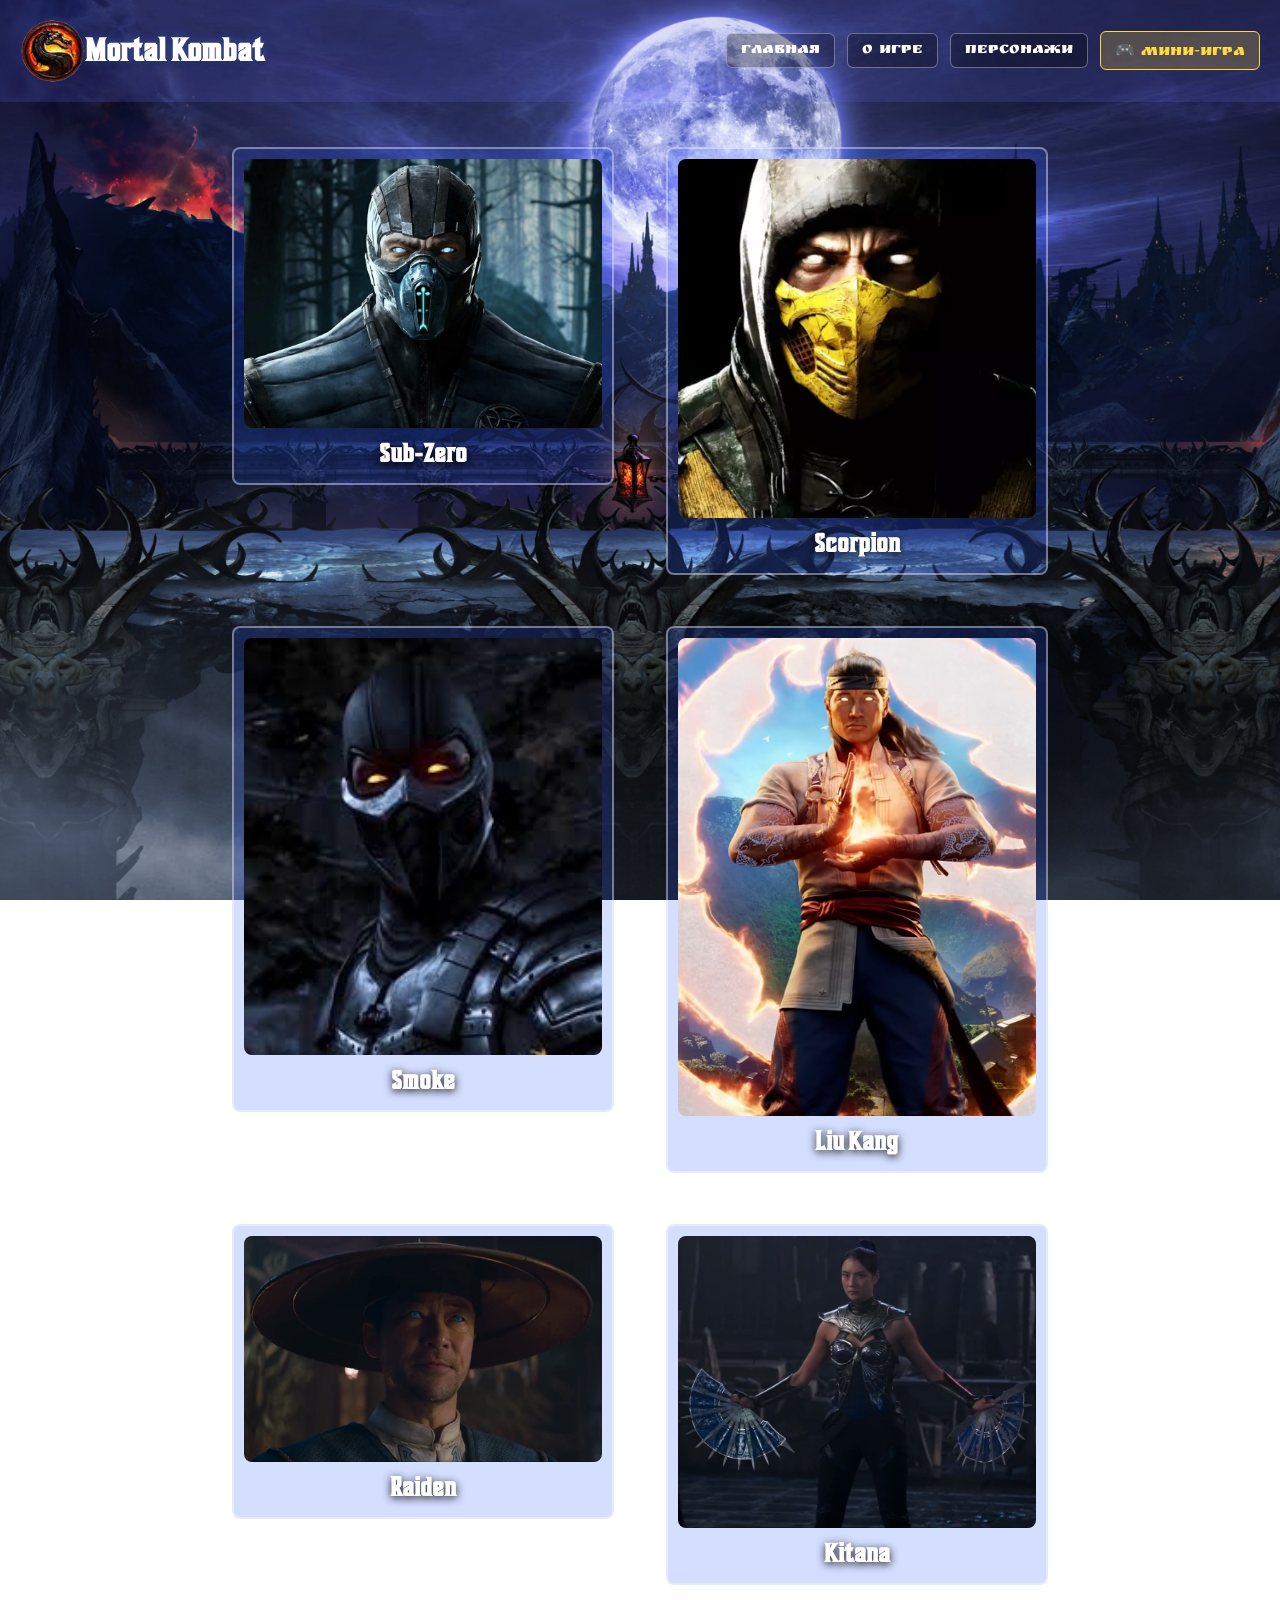
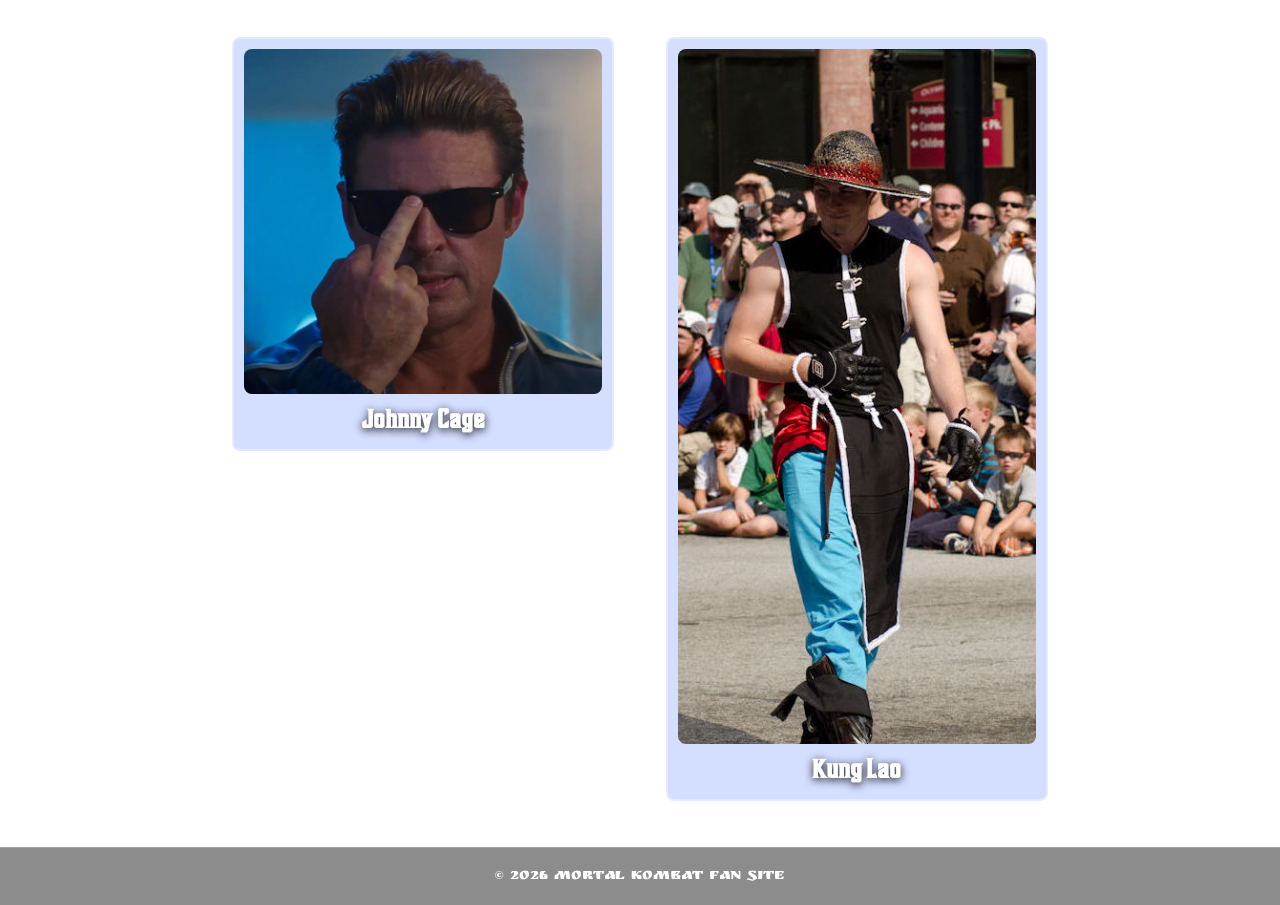
<file: index.html>
<!doctype html>
<html lang="ru">
  <head>
    <meta charset="UTF-8" />
    <meta name="viewport" content="width=device-width, initial-scale=1.0" />
    <meta
      name="description"
      content="Mortal Kombat — выбери своего персонажа: Sub-Zero, Scorpion или Smoke. Описание стилей боя и вариаций из Mortal Kombat XL."
    />
    <link rel="icon" type="image/png" href="images/logo.png" />
    <link rel="stylesheet" href="css/style.css" />
    <title>Mortal Kombat — Выбор персонажа</title>
  </head>
  <body>
    <header>
      <a class="logo" href="index.html">
        <img src="images/logo.png" alt="Логотип Mortal Kombat" />
        <h1 class="title">Mortal Kombat</h1>
      </a>
      <nav>
        <a href="index.html">Главная</a>
        <a href="about.html">О игре</a>
        <a href="#characters">Персонажи</a>
        <a class="nav-game" href="game.html">🎮 Мини-игра</a>
      </nav>
    </header>
    <main id="characters">
      <a class="card" href="character_1.html">
        <img src="images/subzero.jpg" alt="Sub-Zero, ледяной ниндзя" />
        <h2>Sub-Zero</h2>
      </a>
      <a class="card" href="character_2.html">
        <img src="images/scorpion.webp" alt="Scorpion, ниндзя-призрак" />
        <h2>Scorpion</h2>
      </a>
      <a class="card" href="character_3.html">
        <img src="images/smoke.jpeg" alt="Smoke, ниндзя-киборг" />
        <h2>Smoke</h2>
      </a>
      <a class="card" href="character_4.html">
        <img src="images/liukang.png" alt="Liu Kang, мастер огня" />
        <h2>Liu Kang</h2>
      </a>
      <a class="card" href="character_5.html">
        <img src="images/raiden.png" alt="Raiden, бог грома" />
        <h2>Raiden</h2>
      </a>
      <a class="card" href="character_6.html">
        <img src="images/kitana.png" alt="Kitana, принцесса Эдении" />
        <h2>Kitana</h2>
      </a>
      <a class="card" href="character_7.html">
        <img src="images/johnny.png" alt="Johnny Cage, голливудская звезда" />
        <h2>Johnny Cage</h2>
      </a>
      <a class="card" href="character_8.html">
        <img src="images/kunglao.jpg" alt="Kung Lao, монах Белого Лотоса" />
        <h2>Kung Lao</h2>
      </a>
    </main>
    <footer>
      <p>© 2026 Mortal Kombat Fan Site</p>
    </footer>
  </body>
</html>
</file>
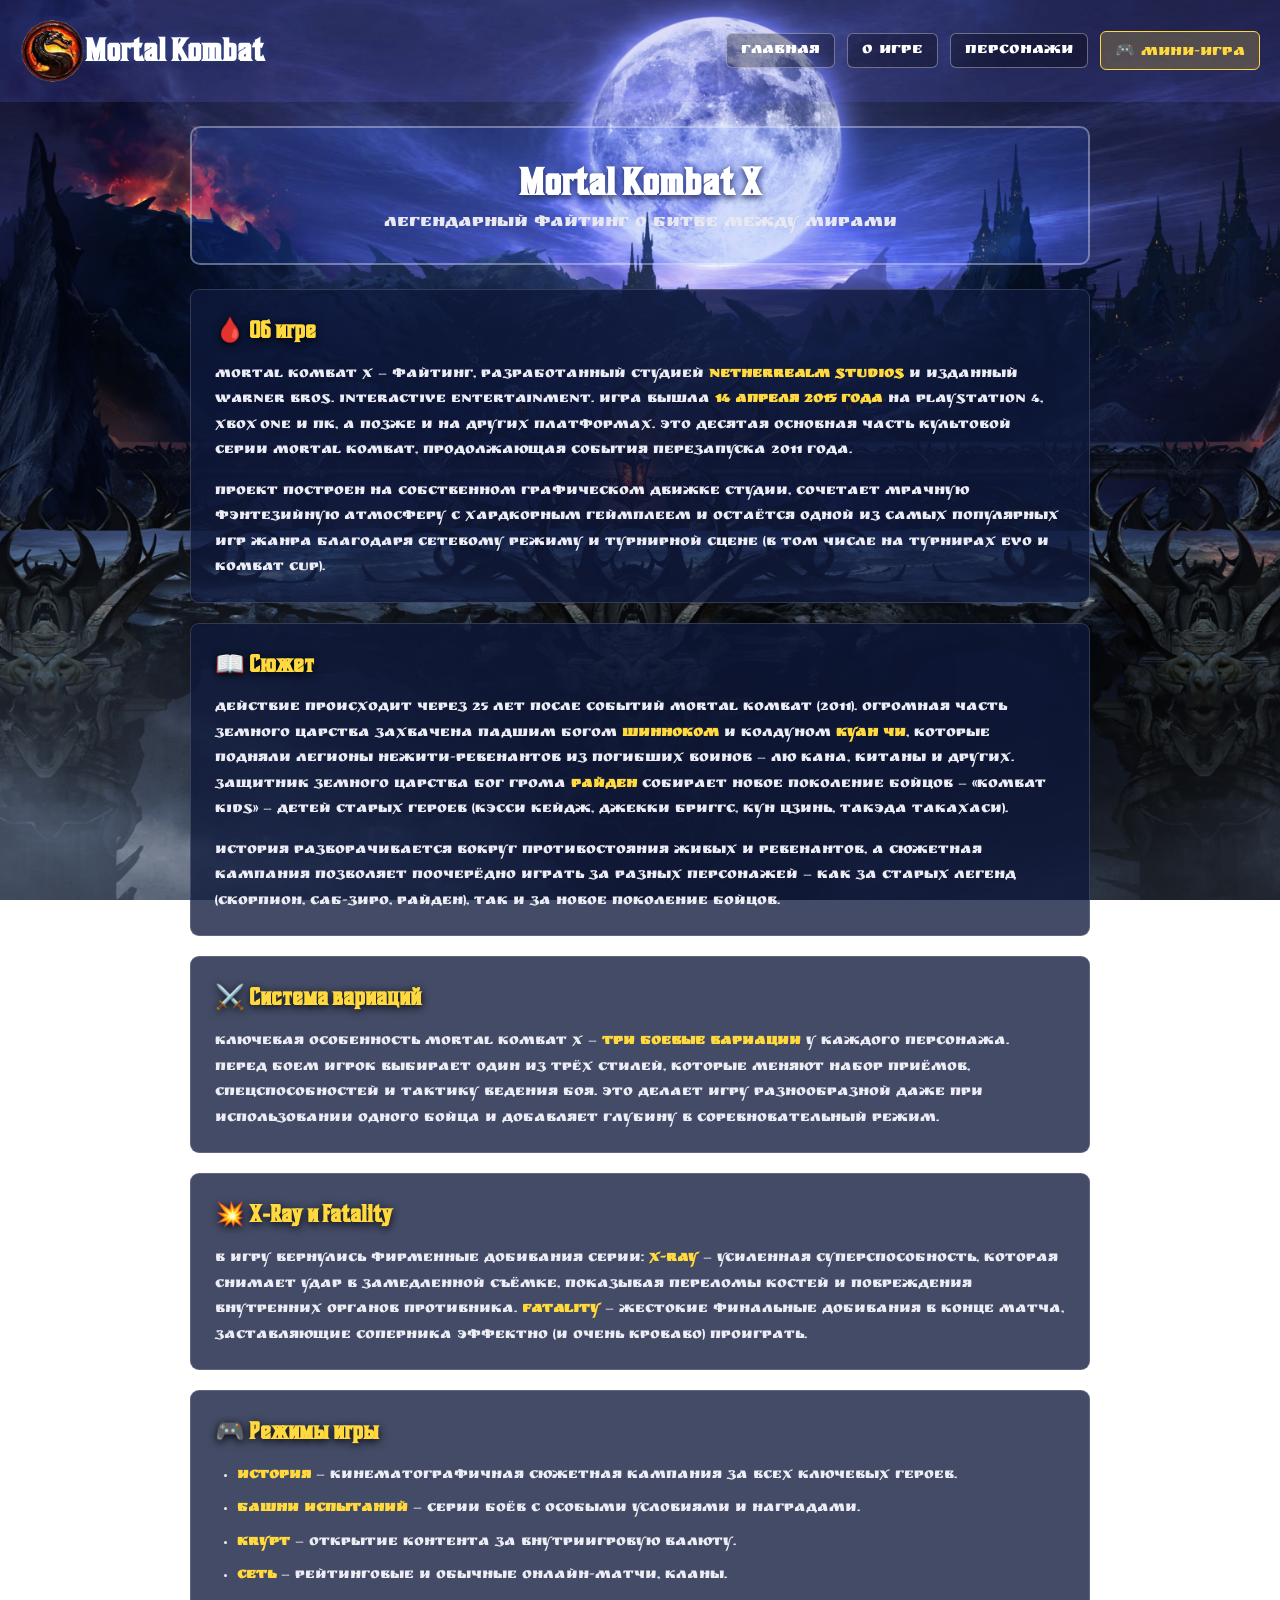
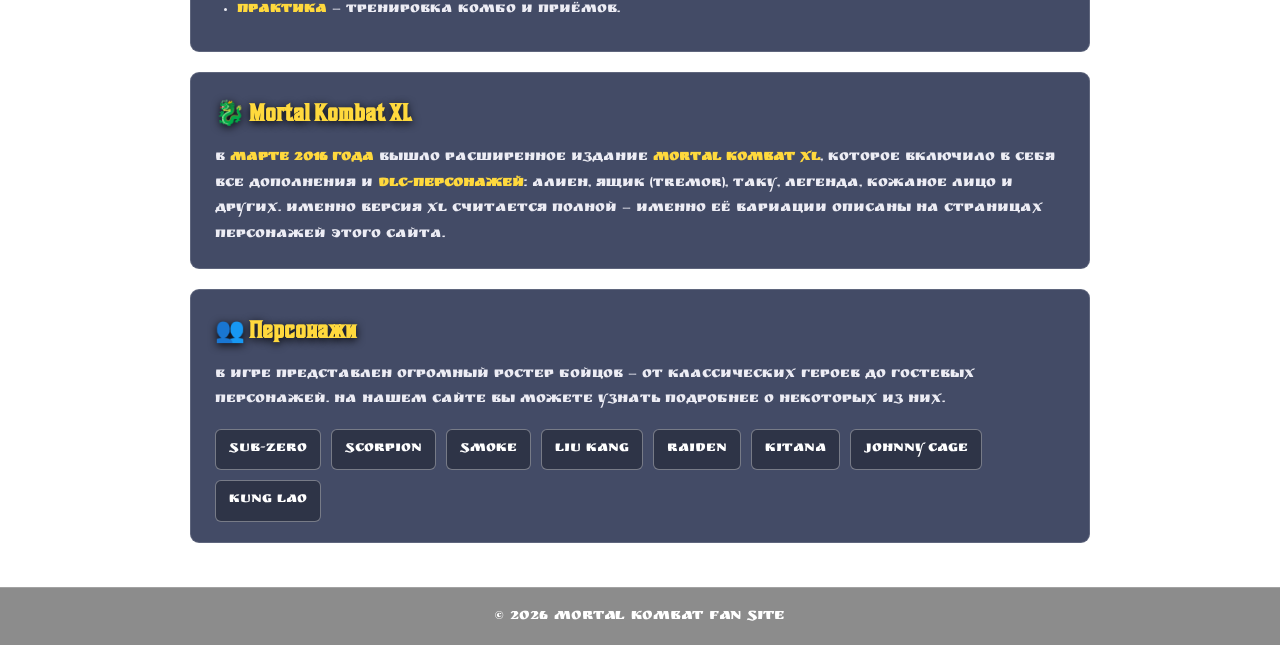
<file: about.html>
<!doctype html>
<html lang="ru">
  <head>
    <meta charset="UTF-8" />
    <meta name="viewport" content="width=device-width, initial-scale=1.0" />
    <meta
      name="description"
      content="Mortal Kombat X — файтинг 2015 года от NetherRealm Studios. Всё об игре: сюжет, вариации, X-Ray и Fatality, режимы и издание Mortal Kombat XL."
    />
    <link rel="icon" type="image/png" href="images/logo.png" />
    <link rel="stylesheet" href="css/style.css" />
    <title>О игре — Mortal Kombat X</title>
  </head>
  <body>
    <header>
      <a class="logo" href="index.html">
        <img src="images/logo.png" alt="Логотип Mortal Kombat" />
        <h1 class="title">Mortal Kombat</h1>
      </a>
      <nav>
        <a href="index.html">Главная</a>
        <a href="about.html">О игре</a>
        <a href="index.html#characters">Персонажи</a>
        <a class="nav-game" href="game.html">🎮 Мини-игра</a>
      </nav>
    </header>
    <main class="about-main">
      <section class="about-hero">
        <h1 class="title">Mortal Kombat X</h1>
        <p>Легендарный файтинг о битве между мирами</p>
      </section>

      <section class="about-section">
        <h2>🩸 Об игре</h2>
        <p>
          Mortal Kombat X — файтинг, разработанный студией
          <strong>NetherRealm Studios</strong> и изданный Warner Bros. Interactive
          Entertainment. Игра вышла <strong>14 апреля 2015 года</strong> на
          PlayStation 4, Xbox One и ПК, а позже и на других платформах. Это десятая
          основная часть культовой серии Mortal Kombat, продолжающая события
          перезапуска 2011 года.
        </p>
        <p>
          Проект построен на собственном графическом движке студии, сочетает
          мрачную фэнтезийную атмосферу с хардкорным геймплеем и остаётся одной из
          самых популярных игр жанра благодаря сетевому режиму и турнирной сцене
          (в том числе на турнирах EVO и Kombat Cup).
        </p>
      </section>

      <section class="about-section">
        <h2>📖 Сюжет</h2>
        <p>
          Действие происходит через 25 лет после событий Mortal Kombat (2011).
          Огромная часть Земного Царства захвачена падшим богом
          <strong>Шинноком</strong> и колдуном <strong>Куан Чи</strong>, которые
          подняли легионы нежити-ревенантов из погибших воинов — Лю Кана, Китаны
          и других. Защитник Земного Царства бог грома <strong>Райден</strong>
          собирает новое поколение бойцов — «Kombat Kids» — детей старых героев
          (Кэсси Кейдж, Джекки Бриггс, Кун Цзинь, Такэда Такахаси).
        </p>
        <p>
          История разворачивается вокруг противостояния живых и ревенантов, а
          сюжетная кампания позволяет поочерёдно играть за разных персонажей —
          как за старых легенд (Скорпион, Саб-Зиро, Райден), так и за новое
          поколение бойцов.
        </p>
      </section>

      <section class="about-section">
        <h2>⚔️ Система вариаций</h2>
        <p>
          Ключевая особенность Mortal Kombat X — <strong>три боевые вариации</strong>
          у каждого персонажа. Перед боем игрок выбирает один из трёх стилей,
          которые меняют набор приёмов, спецспособностей и тактику ведения боя.
          Это делает игру разнообразной даже при использовании одного бойца и
          добавляет глубину в соревновательный режим.
        </p>
      </section>

      <section class="about-section">
        <h2>💥 X-Ray и Fatality</h2>
        <p>
          В игру вернулись фирменные добивания серии: <strong>X-Ray</strong> —
          усиленная суперспособность, которая снимает удар в замедленной съёмке,
          показывая переломы костей и повреждения внутренних органов противника.
          <strong>Fatality</strong> — жестокие финальные добивания в конце
          матча, заставляющие соперника эффектно (и очень кроваво) проиграть.
        </p>
      </section>

      <section class="about-section">
        <h2>🎮 Режимы игры</h2>
        <ul class="about-list">
          <li><strong>История</strong> — кинематографичная сюжетная кампания за всех ключевых героев.</li>
          <li><strong>Башни испытаний</strong> — серии боёв с особыми условиями и наградами.</li>
          <li><strong>Krypt</strong> — открытие контента за внутриигровую валюту.</li>
          <li><strong>Сеть</strong> — рейтинговые и обычные онлайн-матчи, кланы.</li>
          <li><strong>Практика</strong> — тренировка комбо и приёмов.</li>
        </ul>
      </section>

      <section class="about-section">
        <h2>🐉 Mortal Kombat XL</h2>
        <p>
          В <strong>марте 2016 года</strong> вышло расширенное издание
          <strong>Mortal Kombat XL</strong>, которое включило в себя все дополнения
          и <strong>DLC-персонажей</strong>: Алиен, Ящик (Tremor), Таку, Легенда,
          Кожаное лицо и других. Именно версия XL считается полной — именно её
          вариации описаны на страницах персонажей этого сайта.
        </p>
      </section>

      <section class="about-section">
        <h2>👥 Персонажи</h2>
        <p>
          В игре представлен огромный ростер бойцов — от классических героев до
          гостевых персонажей. На нашем сайте вы можете узнать подробнее о
          некоторых из них.
        </p>
        <div class="about-links">
          <a href="character_1.html">Sub-Zero</a>
          <a href="character_2.html">Scorpion</a>
          <a href="character_3.html">Smoke</a>
          <a href="character_4.html">Liu Kang</a>
          <a href="character_5.html">Raiden</a>
          <a href="character_6.html">Kitana</a>
          <a href="character_7.html">Johnny Cage</a>
          <a href="character_8.html">Kung Lao</a>
        </div>
      </section>
    </main>
    <footer>
      <p>© 2026 Mortal Kombat Fan Site</p>
    </footer>
  </body>
</html>
</file>
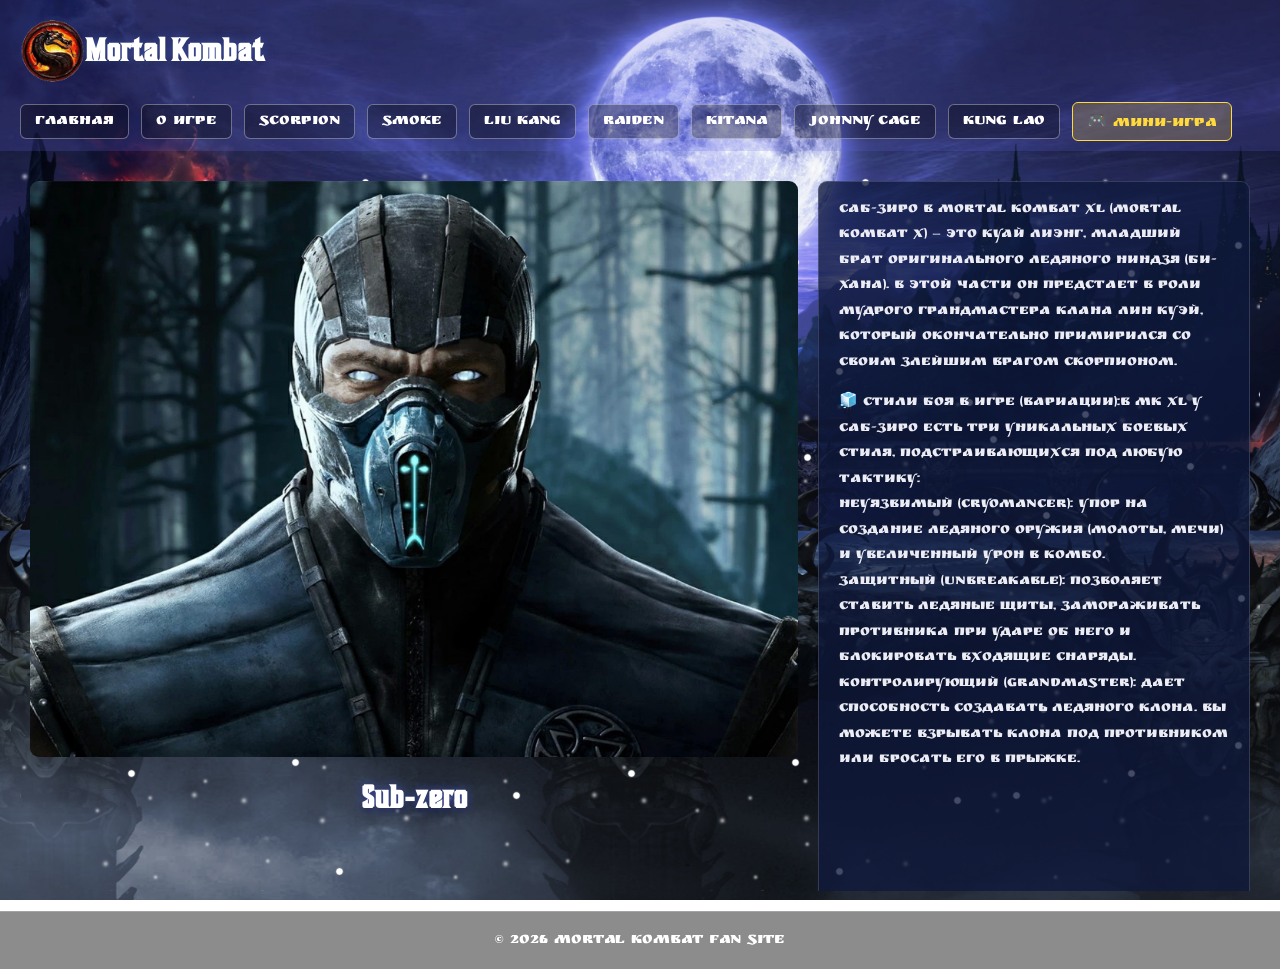
<file: character_1.html>
<!doctype html>
<html lang="ru">
  <head>
    <meta charset="UTF-8" />
    <meta name="viewport" content="width=device-width, initial-scale=1.0" />
    <meta
      name="description"
      content="Sub-Zero (Куай Лиэнг) — Грандмастер клана Лин Куэй. Описание стилей боя Cryomancer, Unbreakable и Grandmaster в Mortal Kombat XL."
    />
    <link rel="icon" type="image/png" href="images/logo.png" />
    <link rel="stylesheet" href="css/style.css" />
    <title>Sub-Zero — Mortal Kombat</title>
  </head>
  <body>
    <header>
      <a class="logo" href="index.html">
        <img src="images/logo.png" alt="Логотип Mortal Kombat" />
        <h1 class="title">Mortal Kombat</h1>
      </a>
      <nav>
        <a href="index.html">Главная</a>
        <a href="about.html">О игре</a>
        <a href="character_2.html">Scorpion</a>
        <a href="character_3.html">Smoke</a>
        <a href="character_4.html">Liu Kang</a>
        <a href="character_5.html">Raiden</a>
        <a href="character_6.html">Kitana</a>
        <a href="character_7.html">Johnny Cage</a>
        <a href="character_8.html">Kung Lao</a>
        <a class="nav-game" href="game.html">🎮 Мини-игра</a>
      </nav>
    </header>
    <main>
      <div class="character snowblock">
        <div class="character-img">
          <img id="sub" src="images/subzero.jpg" alt="Sub-Zero, ледяной ниндзя" />
          <h1 class="title">Sub-zero</h1>
        </div>
        <div class="character-about">
          <p>
            Саб-Зиро в Mortal Kombat XL (Mortal Kombat X) — это Куай Лиэнг,
            младший брат оригинального ледяного ниндзя (Би-Хана). В этой части
            он предстает в роли мудрого Грандмастера клана Лин Куэй, который
            окончательно примирился со своим злейшим врагом Скорпионом.
        </p>
        <p>
            🧊 Стили
            боя в игре (Вариации):В MK XL у Саб-Зиро есть три уникальных боевых
            стиля, подстраивающихся под любую тактику:<br>Неуязвимый (Cryomancer):
            Упор на создание ледяного оружия (молоты, мечи) и увеличенный урон в
            комбо.<br>Защитный (Unbreakable): Позволяет ставить ледяные щиты,
            замораживать противника при ударе об него и блокировать входящие
            снаряды.<br>Контролирующий (Grandmaster): Дает способность создавать
            ледяного клона. Вы можете взрывать клона под противником или бросать
            его в прыжке.
          </p>
        </div>
      </div>
    </main>
    <footer>
      <p>© 2026 Mortal Kombat Fan Site</p>
    </footer>
  </body>
</html>
</file>
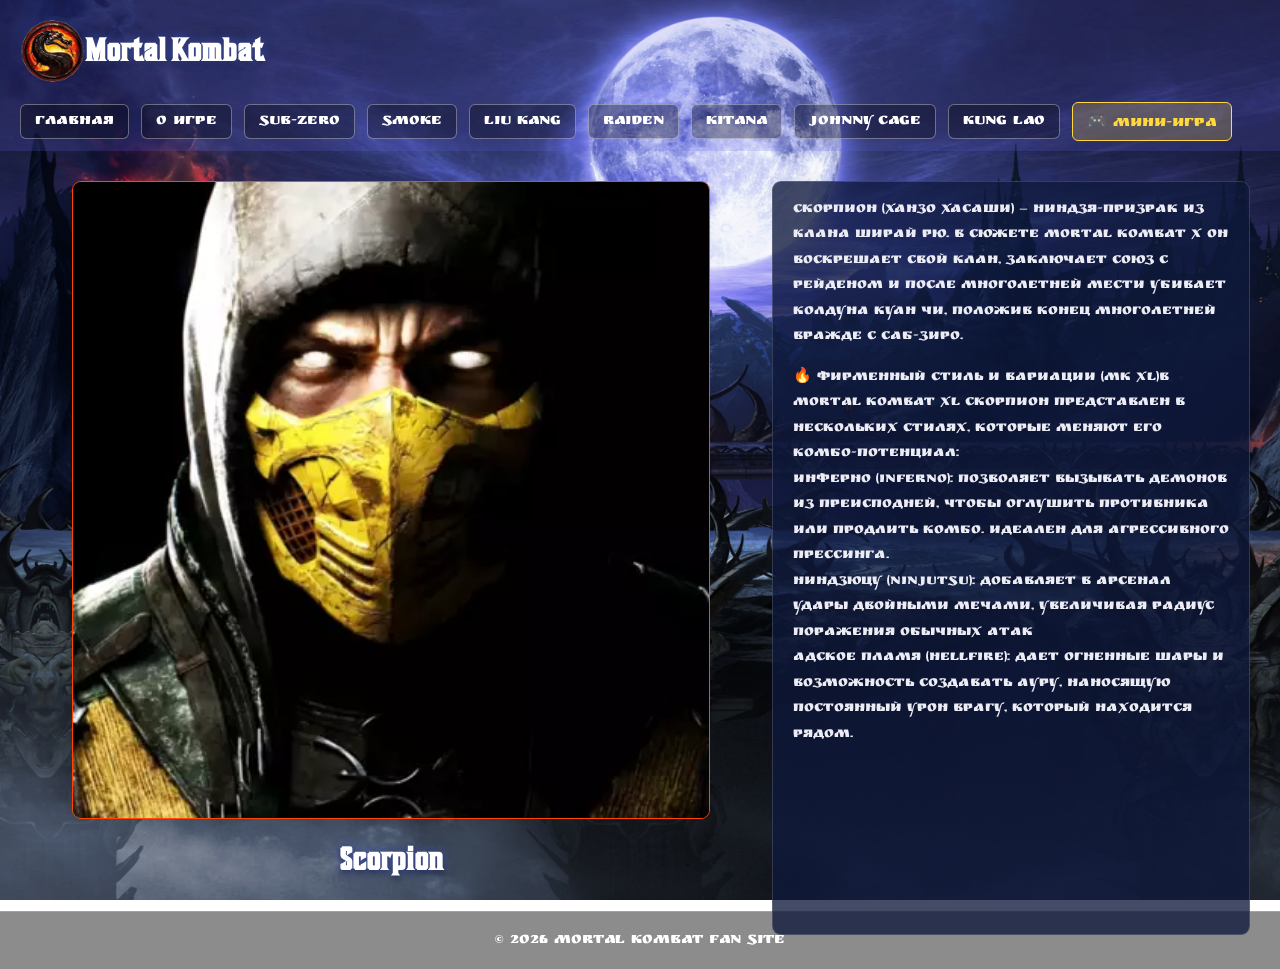
<file: character_2.html>
<!doctype html>
<html lang="ru">
  <head>
    <meta charset="UTF-8" />
    <meta name="viewport" content="width=device-width, initial-scale=1.0" />
    <meta
      name="description"
      content="Scorpion (Ханзо Хасаши) — ниндзя-призрак из клана Ширай Рю. Описание вариаций Inferno, Ninjutsu и Hellfire в Mortal Kombat XL."
    />
    <link rel="icon" type="image/png" href="images/logo.png" />
    <link rel="stylesheet" href="css/style.css" />
    <title>Scorpion — Mortal Kombat</title>
  </head>
  <body>
    <header>
      <a class="logo" href="index.html">
        <img src="images/logo.png" alt="Логотип Mortal Kombat" />
        <h1 class="title">Mortal Kombat</h1>
      </a>
      <nav>
        <a href="index.html">Главная</a>
        <a href="about.html">О игре</a>
        <a href="character_1.html">Sub-Zero</a>
        <a href="character_3.html">Smoke</a>
        <a href="character_4.html">Liu Kang</a>
        <a href="character_5.html">Raiden</a>
        <a href="character_6.html">Kitana</a>
        <a href="character_7.html">Johnny Cage</a>
        <a href="character_8.html">Kung Lao</a>
        <a class="nav-game" href="game.html">🎮 Мини-игра</a>
      </nav>
    </header>
    <main>
      <div class="character">
        <div class="character-img">
          <img class="burning-box" src="images/scorpion.webp" alt="Scorpion, ниндзя-призрак" />
          <h1 class="title">Scorpion</h1>
        </div>
        <div class="character-about">
          <p>
            Скорпион (Ханзо Хасаши) — ниндзя-призрак из клана Ширай Рю. В сюжете
            Mortal Kombat X он воскрешает свой клан, заключает союз с Рейденом и
            после многолетней мести убивает колдуна Куан Чи, положив конец
            многолетней вражде с Саб-Зиро.
          </p>
          <p>
            🔥 Фирменный стиль и Вариации (МК
            XL)В Mortal Kombat XL Скорпион представлен в нескольких стилях,
            которые меняют его комбо-потенциал:<br>
            Инферно (Inferno): Позволяет
            вызывать демонов из Преисподней, чтобы оглушить противника или
            продлить комбо. Идеален для агрессивного прессинга.<br>
            Ниндзюцу
            (Ninjutsu): Добавляет в арсенал удары двойными мечами, увеличивая
            радиус поражения обычных атак<br>
            Адское пламя (Hellfire): Дает огненные
            шары и возможность создавать ауру, наносящую постоянный урон врагу,
            который находится рядом.
          </p>
        </div>
      </div>
    </main>
    <footer>
      <p>© 2026 Mortal Kombat Fan Site</p>
    </footer>
  </body>
</html>
</file>
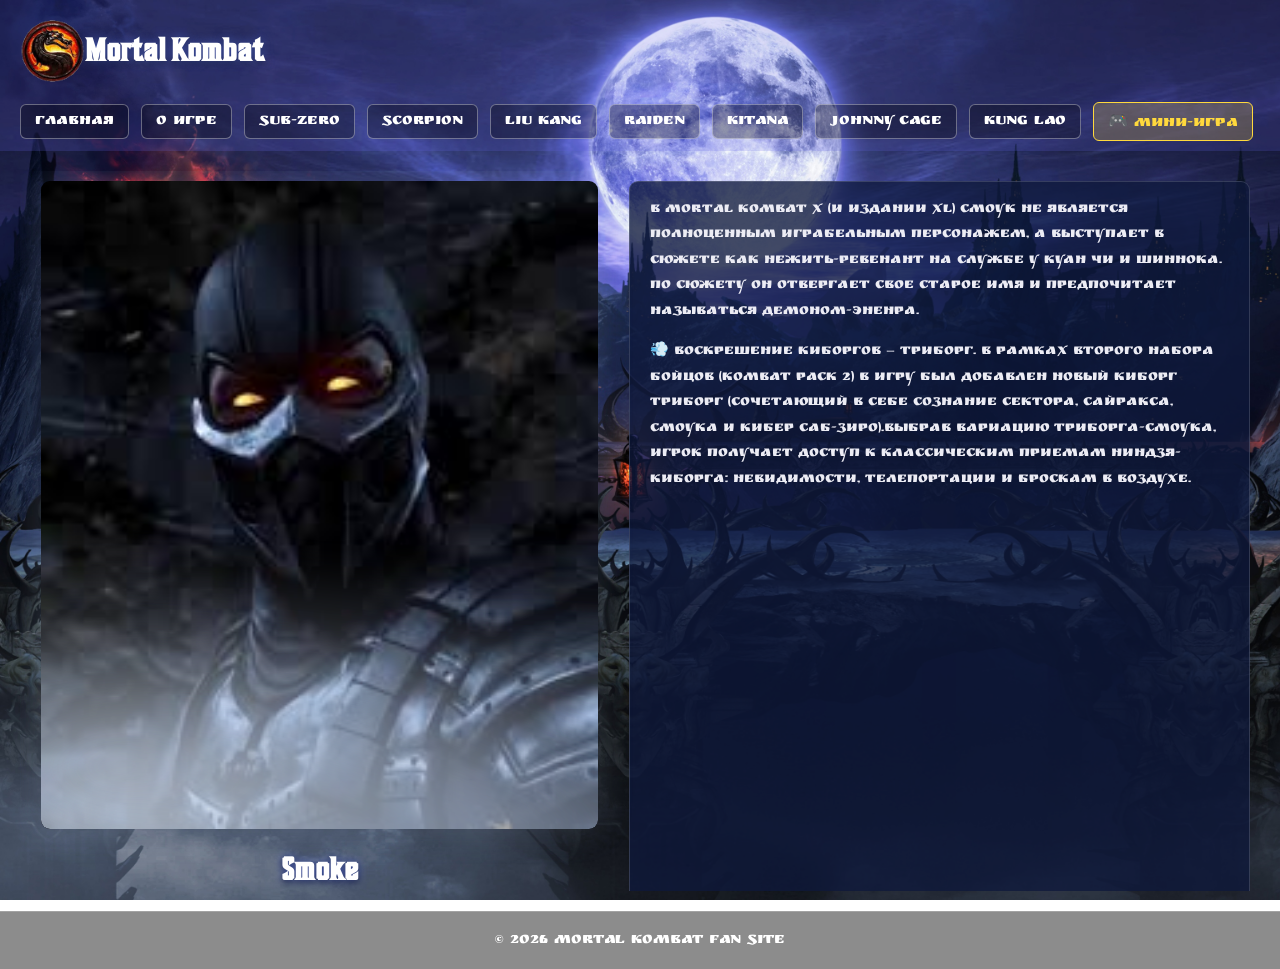
<file: character_3.html>
<!doctype html>
<html lang="ru">
  <head>
    <meta charset="UTF-8" />
    <meta name="viewport" content="width=device-width, initial-scale=1.0" />
    <meta
      name="description"
      content="Smoke — ниндзя-киборг и ревенант в Mortal Kombat X. Описание воскрешения киборгов и вариации Триборг-Смоук."
    />
    <link rel="icon" type="image/png" href="images/logo.png" />
    <link rel="stylesheet" href="css/style.css" />
    <title>Smoke — Mortal Kombat</title>
  </head>
  <body>
    <header>
      <a class="logo" href="index.html">
        <img src="images/logo.png" alt="Логотип Mortal Kombat" />
        <h1 class="title">Mortal Kombat</h1>
      </a>
      <nav>
        <a href="index.html">Главная</a>
        <a href="about.html">О игре</a>
        <a href="character_1.html">Sub-Zero</a>
        <a href="character_2.html">Scorpion</a>
        <a href="character_4.html">Liu Kang</a>
        <a href="character_5.html">Raiden</a>
        <a href="character_6.html">Kitana</a>
        <a href="character_7.html">Johnny Cage</a>
        <a href="character_8.html">Kung Lao</a>
        <a class="nav-game" href="game.html">🎮 Мини-игра</a>
      </nav>
    </header>
    <main>
      <div class="character smokeblock">
        <div class="character-img">
          <div class="smoke-portrait">
            <img src="images/smoke.jpeg" alt="Smoke, ниндзя-киборг" />
            <span class="smoke-effect" aria-hidden="true">
              <span class="smoke-cloud"></span>
              <span class="smoke-cloud"></span>
              <span class="smoke-cloud"></span>
              <span class="smoke-cloud"></span>
              <span class="smoke-cloud"></span>
              <span class="smoke-cloud"></span>
            </span>
          </div>
          <h1 class="title">Smoke</h1>
        </div>
        <div class="character-about">
          <p>
            В Mortal Kombat X (и издании XL) Смоук не является полноценным
            играбельным персонажем, а выступает в сюжете как нежить-ревенант на
            службе у Куан Чи и Шиннока. По сюжету он отвергает свое старое имя и
            предпочитает называться демоном-эненра.
          </p>
          <p>
            💨 Воскрешение киборгов — Триборг. В рамках второго набора бойцов (Kombat
            Pack 2) в игру был добавлен новый киборг Триборг (сочетающий в себе
            сознание Сектора, Сайракса, Смоука и Кибер Саб-Зиро).Выбрав вариацию
            Триборга-Смоука, игрок получает доступ к классическим приемам
            ниндзя-киборга: невидимости, телепортации и броскам в воздухе.
          </p>
        </div>
      </div>
    </main>
    <footer>
      <p>© 2026 Mortal Kombat Fan Site</p>
    </footer>
  </body>
</html>
</file>
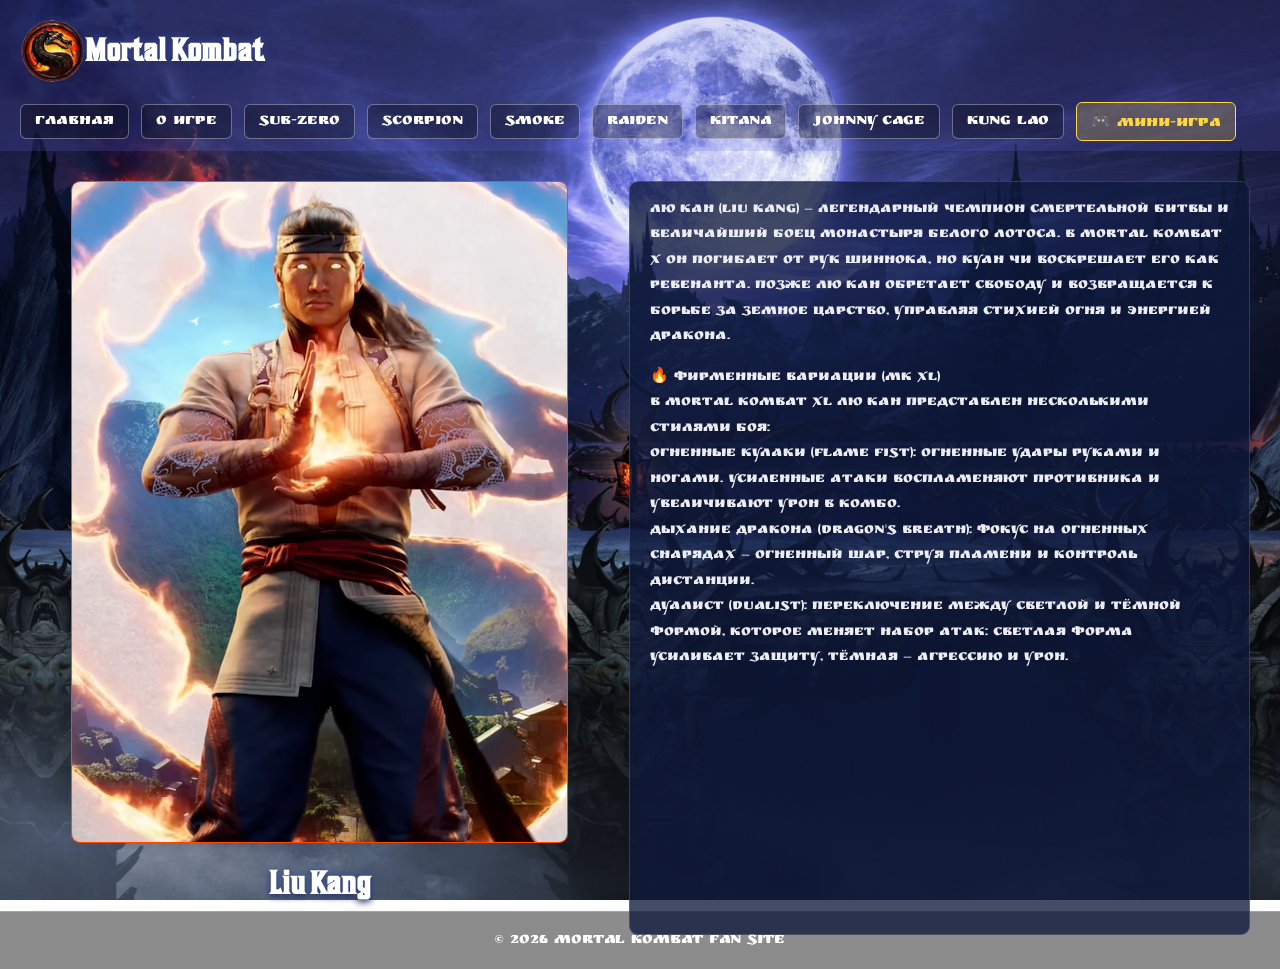
<file: character_4.html>
<!doctype html>
<html lang="ru">
  <head>
    <meta charset="UTF-8" />
    <meta name="viewport" content="width=device-width, initial-scale=1.0" />
    <meta
      name="description"
      content="Liu Kang (Лю Кан) — легендарный чемпион Mortal Kombat и мастер кунг-фу. Описание вариаций Flame Fist, Dragon's Breath и Dualist в Mortal Kombat XL."
    />
    <link rel="icon" type="image/png" href="images/logo.png" />
    <link rel="stylesheet" href="css/style.css" />
    <title>Liu Kang — Mortal Kombat</title>
  </head>
  <body>
    <header>
      <a class="logo" href="index.html">
        <img src="images/logo.png" alt="Логотип Mortal Kombat" />
        <h1 class="title">Mortal Kombat</h1>
      </a>
      <nav>
        <a href="index.html">Главная</a>
        <a href="about.html">О игре</a>
        <a href="character_1.html">Sub-Zero</a>
        <a href="character_2.html">Scorpion</a>
        <a href="character_3.html">Smoke</a>
        <a href="character_5.html">Raiden</a>
        <a href="character_6.html">Kitana</a>
        <a href="character_7.html">Johnny Cage</a>
        <a href="character_8.html">Kung Lao</a>
        <a class="nav-game" href="game.html">🎮 Мини-игра</a>
      </nav>
    </header>
    <main>
      <div class="character">
        <div class="character-img">
          <img class="burning-box" src="images/liukang.png" alt="Liu Kang, мастер огня" />
          <h1 class="title">Liu Kang</h1>
        </div>
        <div class="character-about">
          <p>
            Лю Кан (Liu Kang) — легендарный чемпион Смертельной Битвы и величайший
            боец монастыря Белого Лотоса. В Mortal Kombat X он погибает от рук
            Шиннока, но Куан Чи воскрешает его как ревенанта. Позже Лю Кан
            обретает свободу и возвращается к борьбе за Земное Царство, управляя
            стихией огня и энергией дракона.
          </p>
          <p>
            🔥 Фирменные Вариации (MK XL)<br>
            В Mortal Kombat XL Лю Кан представлен несколькими стилями боя:<br>
            Огненные Кулаки (Flame Fist): Огненные удары руками и ногами. Усиленные
            атаки воспламеняют противника и увеличивают урон в комбо.<br>
            Дыхание Дракона (Dragon's Breath): Фокус на огненных снарядах — огненный
            шар, струя пламени и контроль дистанции.<br>
            Дуалист (Dualist): Переключение между светлой и тёмной формой, которое
            меняет набор атак: светлая форма усиливает защиту, тёмная — агрессию и
            урон.
          </p>
        </div>
      </div>
    </main>
    <footer>
      <p>© 2026 Mortal Kombat Fan Site</p>
    </footer>
  </body>
</html>
</file>
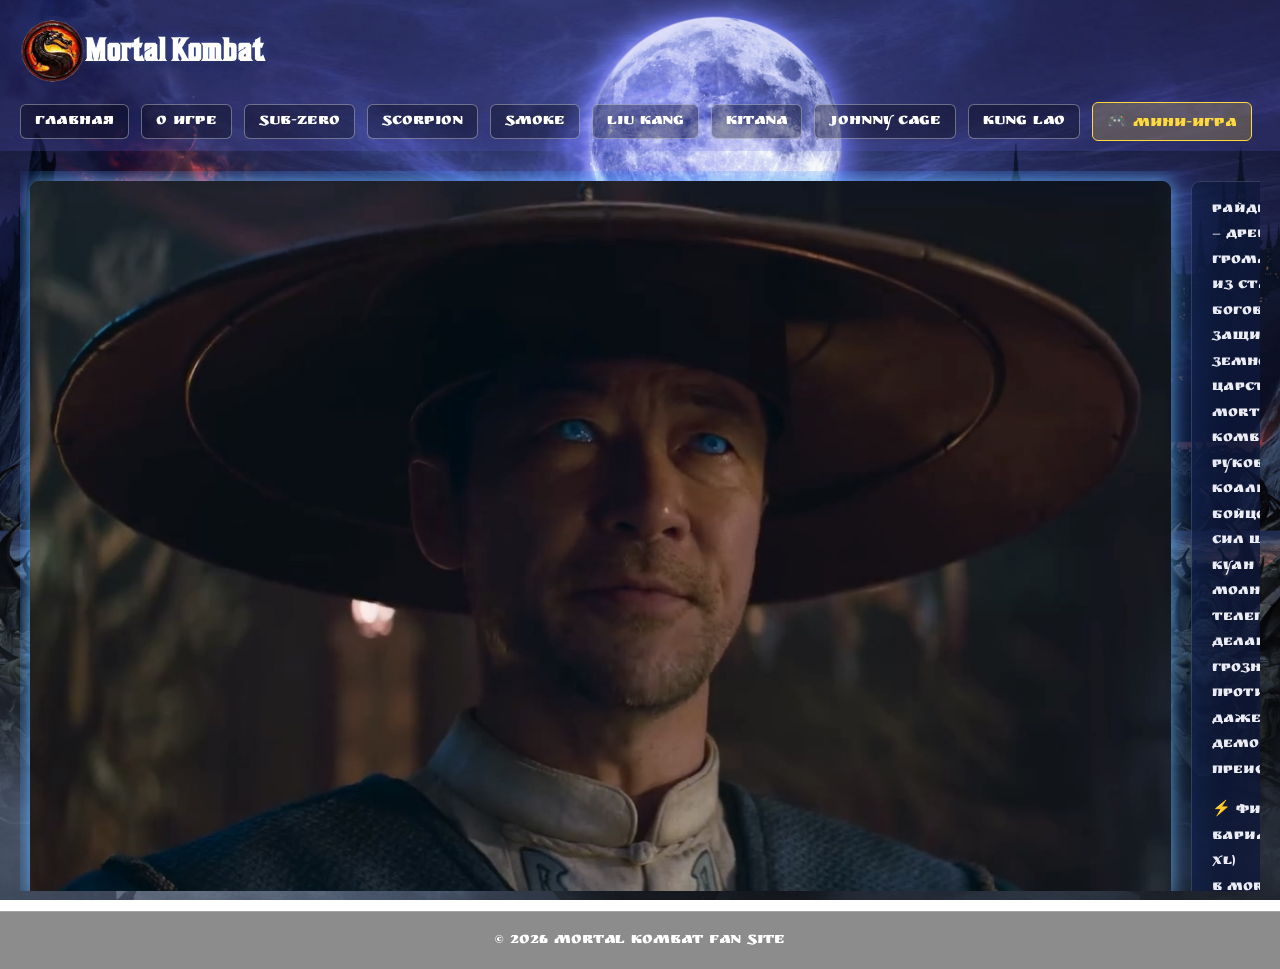
<file: character_5.html>
<!doctype html>
<html lang="ru">
  <head>
    <meta charset="UTF-8" />
    <meta name="viewport" content="width=device-width, initial-scale=1.0" />
    <meta
      name="description"
      content="Raiden (Райден) — бог грома и защитник Земного Царства. Описание вариаций Thunder God, Storm Lord и Displacer в Mortal Kombat XL."
    />
    <link rel="icon" type="image/png" href="images/logo.png" />
    <link rel="stylesheet" href="css/style.css" />
    <title>Raiden — Mortal Kombat</title>
  </head>
  <body>
    <header>
      <a class="logo" href="index.html">
        <img src="images/logo.png" alt="Логотип Mortal Kombat" />
        <h1 class="title">Mortal Kombat</h1>
      </a>
      <nav>
        <a href="index.html">Главная</a>
        <a href="about.html">О игре</a>
        <a href="character_1.html">Sub-Zero</a>
        <a href="character_2.html">Scorpion</a>
        <a href="character_3.html">Smoke</a>
        <a href="character_4.html">Liu Kang</a>
        <a href="character_6.html">Kitana</a>
        <a href="character_7.html">Johnny Cage</a>
        <a href="character_8.html">Kung Lao</a>
        <a class="nav-game" href="game.html">🎮 Мини-игра</a>
      </nav>
    </header>
    <main>
      <div class="character thunderblock">
        <div class="character-img">
          <img src="images/raiden.png" alt="Raiden, бог грома" />
          <h1 class="title">Raiden</h1>
        </div>
        <div class="character-about">
          <p>
            Райден (Raiden) — древний бог грома и один из Старших Богов, вечный
            защитник Земного Царства. В Mortal Kombat X он руководит коалицией
            бойцов против сил Шиннока и Куан Чи, а его молнии и телепортация
            делают его грозным противником даже для демонов Преисподней.
          </p>
          <p>
            ⚡ Фирменные Вариации (MK XL)<br>
            В Mortal Kombat XL Райден представлен несколькими стилями боя:<br>
            Бог Грома (Thunder God): Классические молнии и электрические атаки,
            высокий урон и безопасный зонинг.<br>
            Повелитель Бурь (Storm Lord): Электрические поля-ловушки на арене и
            усиленные снаряды, идеальны для контроля пространства.<br>
            Телепортёр (Displacer): Акцент на мгновенной телепортации, позволяющей
            уходить от атак и наказывать противника с неожиданных позиций.
          </p>
        </div>
      </div>
    </main>
    <footer>
      <p>© 2026 Mortal Kombat Fan Site</p>
    </footer>
  </body>
</html>
</file>
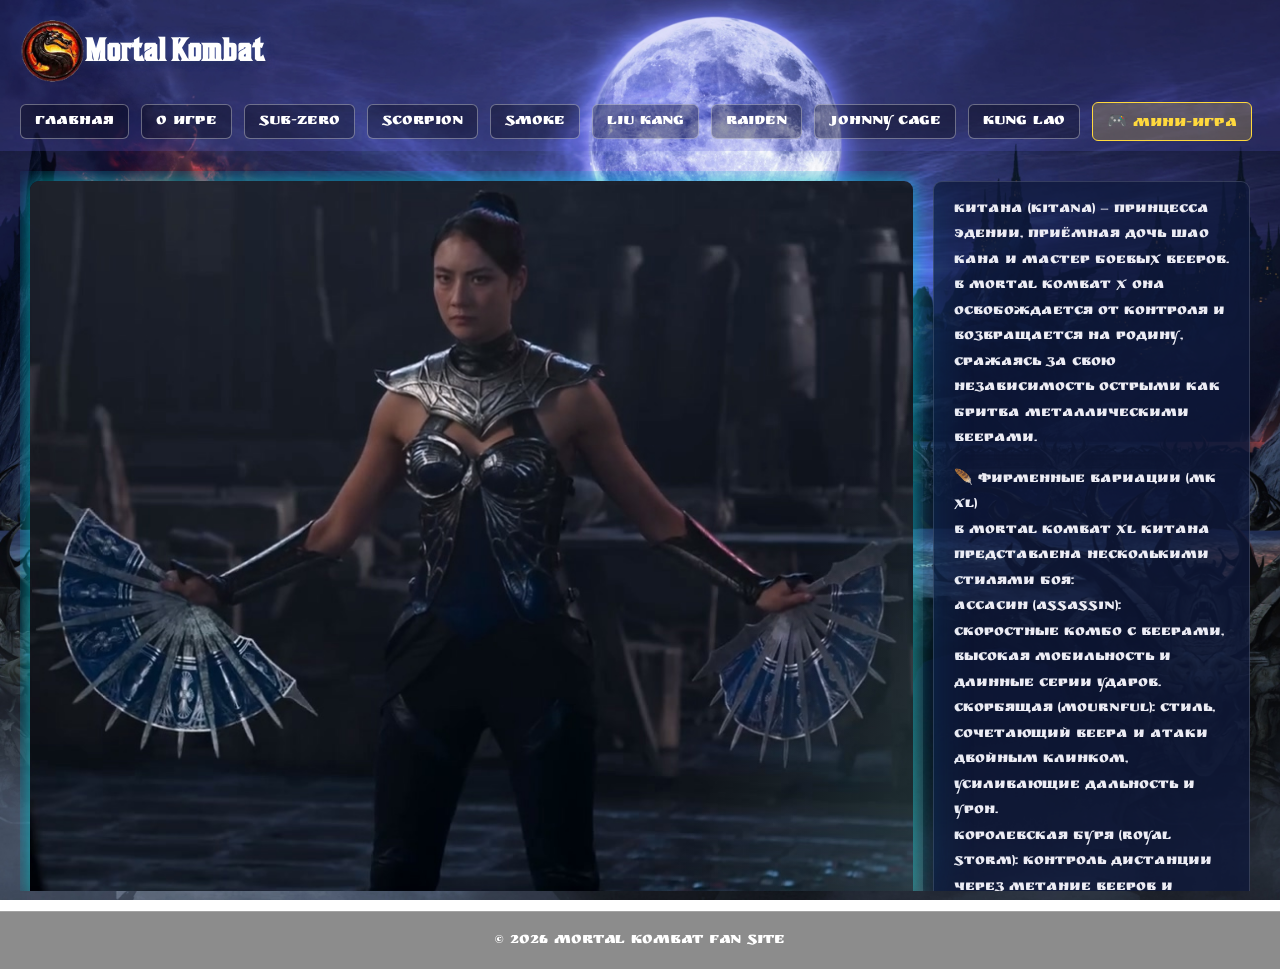
<file: character_6.html>
<!doctype html>
<html lang="ru">
  <head>
    <meta charset="UTF-8" />
    <meta name="viewport" content="width=device-width, initial-scale=1.0" />
    <meta
      name="description"
      content="Kitana (Китана) — принцесса Эдении и мастер боевых вееров. Описание вариаций Assassin, Mournful и Royal Storm в Mortal Kombat XL."
    />
    <link rel="icon" type="image/png" href="images/logo.png" />
    <link rel="stylesheet" href="css/style.css" />
    <title>Kitana — Mortal Kombat</title>
  </head>
  <body>
    <header>
      <a class="logo" href="index.html">
        <img src="images/logo.png" alt="Логотип Mortal Kombat" />
        <h1 class="title">Mortal Kombat</h1>
      </a>
      <nav>
        <a href="index.html">Главная</a>
        <a href="about.html">О игре</a>
        <a href="character_1.html">Sub-Zero</a>
        <a href="character_2.html">Scorpion</a>
        <a href="character_3.html">Smoke</a>
        <a href="character_4.html">Liu Kang</a>
        <a href="character_5.html">Raiden</a>
        <a href="character_7.html">Johnny Cage</a>
        <a href="character_8.html">Kung Lao</a>
        <a class="nav-game" href="game.html">🎮 Мини-игра</a>
      </nav>
    </header>
    <main>
      <div class="character fanblock">
        <div class="character-img">
          <img src="images/kitana.png" alt="Kitana, принцесса Эдении" />
          <h1 class="title">Kitana</h1>
        </div>
        <div class="character-about">
          <p>
            Китана (Kitana) — принцесса Эдении, приёмная дочь Шао Кана и мастер
            боевых вееров. В Mortal Kombat X она освобождается от контроля и
            возвращается на родину, сражаясь за свою независимость острыми как
            бритва металлическими веерами.
          </p>
          <p>
            🪶 Фирменные Вариации (MK XL)<br>
            В Mortal Kombat XL Китана представлена несколькими стилями боя:<br>
            Ассасин (Assassin): Скоростные комбо с веерами, высокая мобильность и
            длинные серии ударов.<br>
            Скорбящая (Mournful): Стиль, сочетающий веера и атаки двойным клинком,
            усиливающие дальность и урон.<br>
            Королевская Буря (Royal Storm): Контроль дистанции через метание вееров
            и воздушные атаки, отличный зонинг.
          </p>
        </div>
      </div>
    </main>
    <footer>
      <p>© 2026 Mortal Kombat Fan Site</p>
    </footer>
  </body>
</html>
</file>
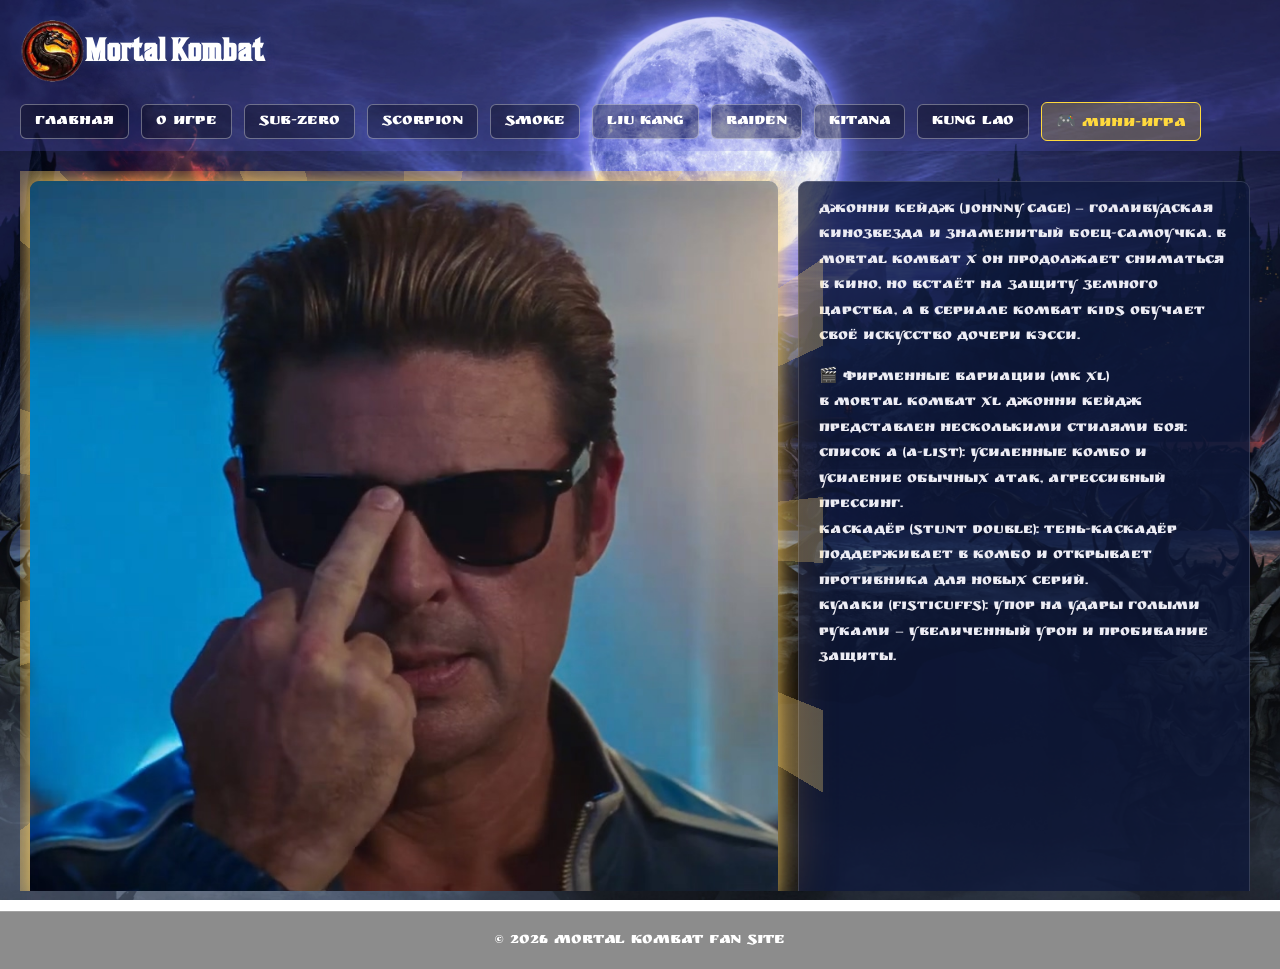
<file: character_7.html>
<!doctype html>
<html lang="ru">
  <head>
    <meta charset="UTF-8" />
    <meta name="viewport" content="width=device-width, initial-scale=1.0" />
    <meta
      name="description"
      content="Johnny Cage (Джонни Кейдж) — голливудская звезда и чемпион Mortal Kombat. Описание вариаций A-List, Stunt Double и Fisticuffs в Mortal Kombat XL."
    />
    <link rel="icon" type="image/png" href="images/logo.png" />
    <link rel="stylesheet" href="css/style.css" />
    <title>Johnny Cage — Mortal Kombat</title>
  </head>
  <body>
    <header>
      <a class="logo" href="index.html">
        <img src="images/logo.png" alt="Логотип Mortal Kombat" />
        <h1 class="title">Mortal Kombat</h1>
      </a>
      <nav>
        <a href="index.html">Главная</a>
        <a href="about.html">О игре</a>
        <a href="character_1.html">Sub-Zero</a>
        <a href="character_2.html">Scorpion</a>
        <a href="character_3.html">Smoke</a>
        <a href="character_4.html">Liu Kang</a>
        <a href="character_5.html">Raiden</a>
        <a href="character_6.html">Kitana</a>
        <a href="character_8.html">Kung Lao</a>
        <a class="nav-game" href="game.html">🎮 Мини-игра</a>
      </nav>
    </header>
    <main>
      <div class="character starblock">
        <div class="character-img">
          <img src="images/johnny.png" alt="Johnny Cage, голливудская звезда" />
          <h1 class="title">Johnny Cage</h1>
        </div>
        <div class="character-about">
          <p>
            Джонни Кейдж (Johnny Cage) — голливудская кинозвезда и знаменитый
            боец-самоучка. В Mortal Kombat X он продолжает сниматься в кино, но
            встаёт на защиту Земного Царства, а в сериале Kombat Kids обучает
            своё искусство дочери Кэсси.
          </p>
          <p>
            🎬 Фирменные Вариации (MK XL)<br>
            В Mortal Kombat XL Джонни Кейдж представлен несколькими стилями боя:<br>
            Список А (A-List): Усиленные комбо и усиление обычных атак, агрессивный
            прессинг.<br>
            Каскадёр (Stunt Double): Тень-каскадёр поддерживает в комбо и открывает
            противника для новых серий.<br>
            Кулаки (Fisticuffs): Упор на удары голыми руками — увеличенный урон и
            пробивание защиты.
          </p>
        </div>
      </div>
    </main>
    <footer>
      <p>© 2026 Mortal Kombat Fan Site</p>
    </footer>
  </body>
</html>
</file>
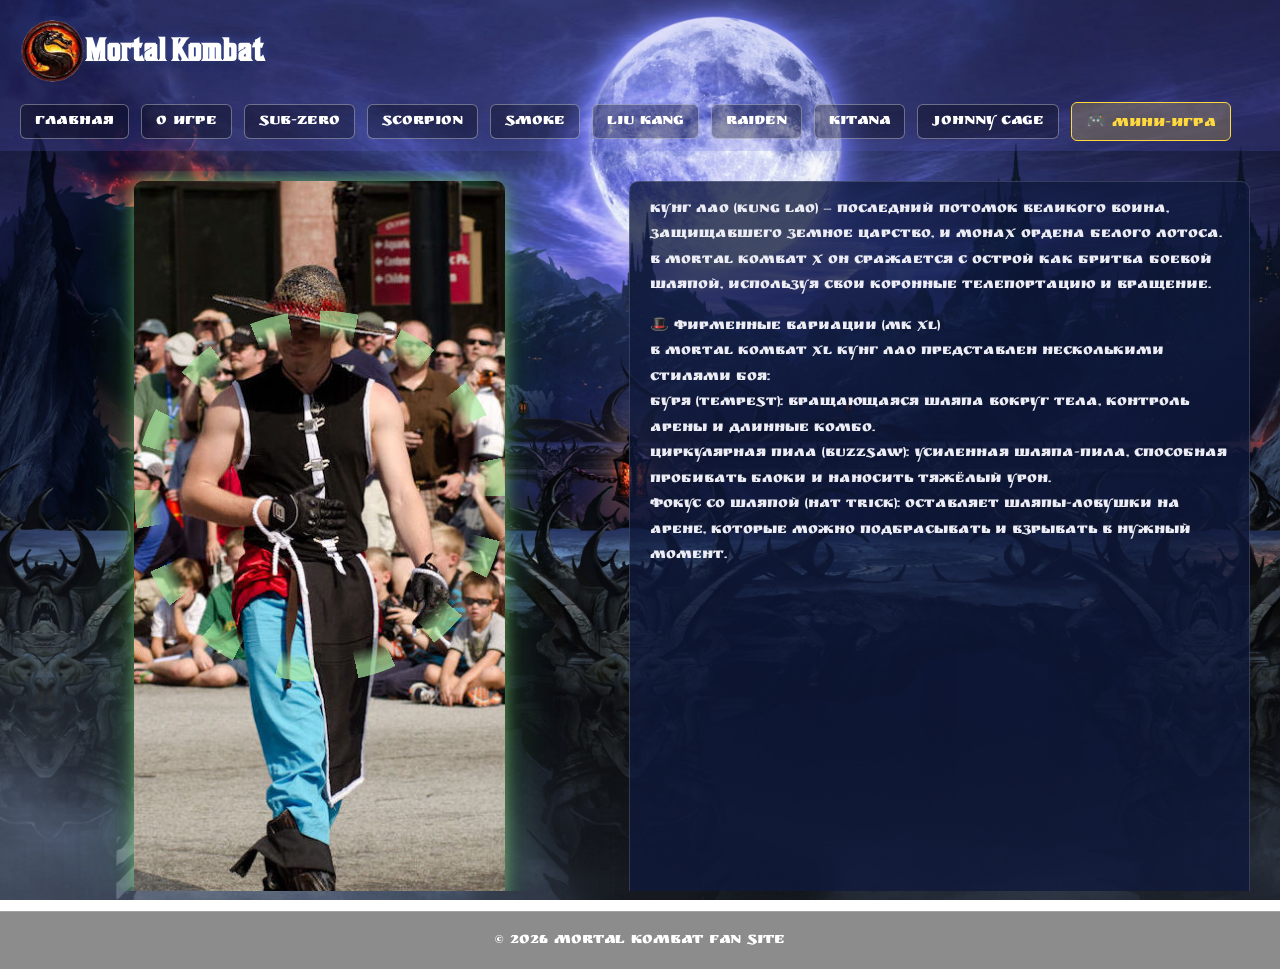
<file: character_8.html>
<!doctype html>
<html lang="ru">
  <head>
    <meta charset="UTF-8" />
    <meta name="viewport" content="width=device-width, initial-scale=1.0" />
    <meta
      name="description"
      content="Kung Lao (Кунг Лао) — монах Белого Лотоса и мастер боевой шляпы. Описание вариаций Tempest, Buzzsaw и Hat Trick в Mortal Kombat XL."
    />
    <link rel="icon" type="image/png" href="images/logo.png" />
    <link rel="stylesheet" href="css/style.css" />
    <title>Kung Lao — Mortal Kombat</title>
  </head>
  <body>
    <header>
      <a class="logo" href="index.html">
        <img src="images/logo.png" alt="Логотип Mortal Kombat" />
        <h1 class="title">Mortal Kombat</h1>
      </a>
      <nav>
        <a href="index.html">Главная</a>
        <a href="about.html">О игре</a>
        <a href="character_1.html">Sub-Zero</a>
        <a href="character_2.html">Scorpion</a>
        <a href="character_3.html">Smoke</a>
        <a href="character_4.html">Liu Kang</a>
        <a href="character_5.html">Raiden</a>
        <a href="character_6.html">Kitana</a>
        <a href="character_7.html">Johnny Cage</a>
        <a class="nav-game" href="game.html">🎮 Мини-игра</a>
      </nav>
    </header>
    <main>
      <div class="character hatblock">
        <div class="character-img">
          <img src="images/kunglao.jpg" alt="Kung Lao, монах Белого Лотоса" />
          <h1 class="title">Kung Lao</h1>
        </div>
        <div class="character-about">
          <p>
            Кунг Лао (Kung Lao) — последний потомок великого воина, защищавшего
            Земное Царство, и монах ордена Белого Лотоса. В Mortal Kombat X он
            сражается с острой как бритва боевой шляпой, используя свои коронные
            телепортацию и вращение.
          </p>
          <p>
            🎩 Фирменные Вариации (MK XL)<br>
            В Mortal Kombat XL Кунг Лао представлен несколькими стилями боя:<br>
            Буря (Tempest): Вращающаяся шляпа вокруг тела, контроль арены и
            длинные комбо.<br>
            Циркулярная пила (Buzzsaw): Усиленная шляпа-пила, способная пробивать
            блоки и наносить тяжёлый урон.<br>
            Фокус со шляпой (Hat Trick): Оставляет шляпы-ловушки на арене, которые
            можно подбрасывать и взрывать в нужный момент.
          </p>
        </div>
      </div>
    </main>
    <footer>
      <p>© 2026 Mortal Kombat Fan Site</p>
    </footer>
  </body>
</html>
</file>
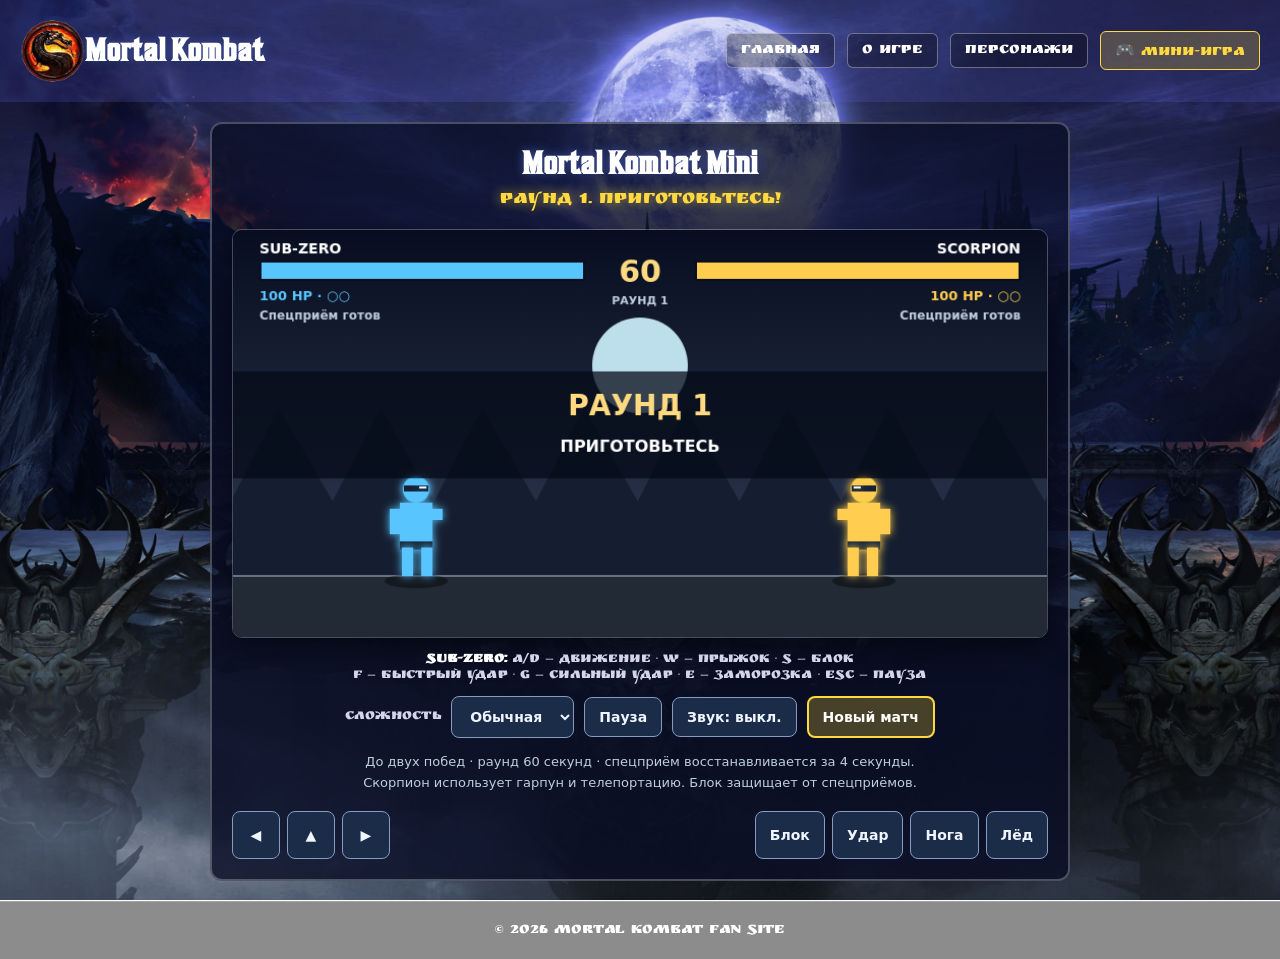
<file: game.html>
<!doctype html>
<html lang="ru">
  <head>
    <meta charset="UTF-8" />
    <meta name="viewport" content="width=device-width, initial-scale=1.0" />
    <meta
      name="description"
      content="Мини-игра Mortal Kombat — сразись с ботом: Sub-Zero против Scorpion. Простой файтинг с полосками здоровья и комбо."
    />
    <link rel="icon" type="image/png" href="images/logo.png" />
    <link rel="stylesheet" href="css/style.css" />
    <title>Мини-игра — Mortal Kombat</title>
  </head>
  <body>
    <header>
      <a class="logo" href="index.html">
        <img src="images/logo.png" alt="Логотип Mortal Kombat" />
        <h1 class="title">Mortal Kombat</h1>
      </a>
      <nav>
        <a href="index.html">Главная</a>
        <a href="about.html">О игре</a>
        <a href="index.html#characters">Персонажи</a>
        <a class="nav-game" href="game.html">🎮 Мини-игра</a>
      </nav>
    </header>
    <main class="game-main">
      <div class="game-panel">
        <h1 class="title">Mortal Kombat Mini</h1>
        <p class="game-status" id="gameStatus" role="status" aria-live="polite">Приготовьтесь!</p>
        <div class="game-stage">
          <canvas id="mkCanvas" width="800" height="400">
            Ваш браузер не поддерживает canvas.
          </canvas>
        </div>
        <div class="game-controls">
          <p><b>Sub-Zero:</b> A/D — движение · W — прыжок · S — блок<br>
            F — быстрый удар · G — сильный удар · E — заморозка · Esc — пауза</p>
          <div class="game-options">
            <label for="difficulty">Сложность</label>
            <select id="difficulty">
              <option value="easy">Лёгкая</option>
              <option value="normal" selected>Обычная</option>
              <option value="hard">Сложная</option>
            </select>
            <button id="pauseBtn" type="button">Пауза</button>
            <button id="soundBtn" type="button" aria-pressed="false">Звук: выкл.</button>
            <button id="restartBtn" type="button">Новый матч</button>
          </div>
          <p class="game-hint">До двух побед · раунд 60 секунд · спецприём восстанавливается за 4 секунды.<br>
            Скорпион использует гарпун и телепортацию. Блок защищает от спецприёмов.</p>
          <div class="touch-controls" aria-label="Экранное управление">
            <div class="touch-movement">
              <button type="button" data-key="KeyA" aria-label="Влево">◀</button>
              <button type="button" data-key="KeyW" aria-label="Прыжок">▲</button>
              <button type="button" data-key="KeyD" aria-label="Вправо">▶</button>
            </div>
            <div class="touch-attacks">
              <button type="button" data-key="KeyS">Блок</button>
              <button type="button" data-key="KeyF">Удар</button>
              <button type="button" data-key="KeyG">Нога</button>
              <button type="button" data-key="KeyE">Лёд</button>
            </div>
          </div>
        </div>
      </div>
    </main>
    <footer>
      <p>© 2026 Mortal Kombat Fan Site</p>
    </footer>

    <script src="js/game.js" defer></script>
  </body>
</html>
</file>
<file: css/style.css>
@import url("https://fonts.googleapis.com/css2?family=Ruslan+Display&display=swap");

@font-face {
  font-family: "MK";
  src: url("../fonts/MK.ttf") format("truetype");
  font-weight: normal;
  font-style: normal;
}

.snowblock {
  position: relative;
  overflow: hidden;
  background-image:
    url([data-uri]),
    url([data-uri]),
    url([data-uri]);
  animation: snow 10s linear infinite;
}
@keyframes snow {
  0% {
    background-position:
      0px 0px,
      0px 0px,
      0px 0px;
  }
  100% {
    background-position:
      1800px 2000px,
      1600px 1600px,
      1400px 1200px;
  }
}

.logo {
  display: flex;
  align-items: center;
  text-decoration: none;
}
header {
  background-color: rgba(100, 100, 228, 0.205);
  padding: 10px 20px;
  display: flex;
  justify-content: space-between;
  align-items: center;
  flex-wrap: wrap;
  gap: 10px;
}
.logo img {
  width: 65px;
}
.card {
  width: 28vw;
  border: 2px solid rgba(255, 255, 255, 0.4);
  border-radius: 8px;
  padding: 10px;
  margin: 2vw;
  display: flex;
  flex-direction: column;
  align-items: center;
  background-color: rgba(43, 93, 255, 0.199);
  text-decoration: none;
  color: #fff;
  transition: transform 0.2s ease, box-shadow 0.2s ease;
}
.card:hover {
  transform: translateY(-4px);
  box-shadow: 0 8px 24px rgba(0, 0, 0, 0.5);
}
.card img {
  width: 100%;
  border-radius: 8px;
}
.card h2 {
  margin: 10px 0 4px;
  text-align: center;
  font-family: "MK", "Ruslan Display", sans-serif;
  font-size: 1.6rem;
  text-shadow: 0 2px 8px rgba(0, 0, 0, 0.9);
}
main {
  display: flex;
  flex-wrap: wrap;
  justify-content: center;
  align-items: flex-start;
  padding: 20px;
}
body {
  background-image: url("../images/fon.jpg");
  background-size: cover;
  background-attachment: fixed;
  background-position: center;
  font-family: "Ruslan Display", sans-serif;
  margin: 0;
  min-height: 100vh;
}

.title {
  font-family: "MK", "Ruslan Display", sans-serif;
  color: #ffffff;
  text-shadow:
    0 0 10px rgba(77, 98, 196, 0.9),
    0 2px 6px rgba(0, 0, 0, 0.8);
}

.character {
  display: flex;
  height: 80vh;
}

.character div {
  height: 100%;
}

.character-img {
  flex: 1;
  padding: 10px;
  display: flex;
  flex-direction: column;
  align-items: center;
}

.character-about {
  flex: 1;
  padding: 16px 20px;
  background-color: rgba(15, 25, 60, 0.78);
  border: 1px solid rgba(255, 255, 255, 0.15);
  border-radius: 9px;
  text-align: left;
  font-size: clamp(15px, 1.05vw, 19px);
  line-height: 1.7;
  color: #ececf4;
  margin: 10px;
}
.character-about p {
  margin: 0 0 1em;
}
.character-about p:last-child {
  margin-bottom: 0;
}

.character-img img {
  height: 100%;
  border-radius: 9px;
}

#sub {
  height: 80%;
  z-index: 1;
}

.burning-box {
  background: #222;
  border-radius: 8px;
  display: flex;
  justify-content: center;
  align-items: center;
  color: white;
  border: 1px solid #ff4500; /* Запуск анимации пламени: название, длительность, тип, бесконечно */
  animation: fire-glow 1.5s ease-in-out infinite alternate;
}
@keyframes fire-glow {
  0% {
    /* Вспышка слабая: чередуем желтый, оранжевый и красный цвета вокруг блока */
    box-shadow:
      0 0 15px rgba(255, 255, 255, 0.2),
      0 0 25px #ffcc00,
      0 -10px 40px #ff6600,
      0 -20px 60px #ff2200;
  }
  50% {
    /* Промежуточная стадия со смещением тени чуть выше (эффект тяги огня вверх) */
    box-shadow:
      0 0 20px rgba(255, 255, 255, 0.3),
      0 0 35px #ffdd33,
      0 -15px 55px #ff5500,
      0 -30px 80px #dd1100;
  }
  100% {
    /* Максимальное горение: тени становятся больше и сильнее тянутся вверх (-Y) */
    box-shadow:
      0 0 25px rgba(255, 255, 255, 0.4),
      0 0 45px #ffea00,
      0 -25px 70px #ff4400,
      0 -45px 100px #aa0000;
  }
}

/* ---- Дым для страницы Смоука (character_3.html) ---- */

/* Плавное появление всей страницы при входе */
.smokeblock {
  position: relative;
  overflow: hidden;
  animation: page-fade-in 1.4s ease-out both;
}

/* Отдельная сцена держит дым в пределах портрета, не перекрывая текст. */
.smokeblock .character-img {
  position: relative;
  min-width: 0;
}
.smokeblock .smoke-portrait {
  position: relative;
  height: calc(100% - 72px);
  max-width: 100%;
  flex-shrink: 0;
  isolation: isolate;
  border-radius: 9px;
  box-shadow: 0 0 35px rgba(157, 173, 201, 0.22);
}
.smokeblock .smoke-portrait img {
  display: block;
  width: 100%;
  height: 100%;
  max-width: 100%;
  object-fit: cover;
}
.smoke-effect {
  position: absolute;
  inset: 0;
  overflow: hidden;
  border-radius: inherit;
  pointer-events: none;
  /* Верхняя граница мягко растворяется, лицо остаётся видимым. */
  -webkit-mask-image: linear-gradient(transparent 8%, #000 48%);
  mask-image: linear-gradient(transparent 8%, #000 48%);
}
.smoke-effect::before,
.smoke-effect::after {
  content: "";
  position: absolute;
  inset: 58% -20% -20%;
  background:
    radial-gradient(ellipse at 25% 65%, rgba(203, 215, 231, 0.7), transparent 55%),
    radial-gradient(ellipse at 75% 80%, rgba(144, 160, 185, 0.65), transparent 58%);
  filter: blur(16px);
  animation: smoke-bed 7s ease-in-out infinite alternate;
}
.smoke-effect::after {
  inset: 44% -25% -15%;
  opacity: 0.6;
  animation-duration: 9s;
  animation-delay: -4s;
  animation-direction: alternate-reverse;
}
.smoke-cloud {
  --drift: 24px;
  position: absolute;
  left: -12%;
  bottom: -32%;
  width: 84%;
  height: 67%;
  border-radius: 45%;
  background:
    radial-gradient(ellipse at 38% 32%, rgba(233, 239, 247, 0.65), transparent 43%),
    radial-gradient(ellipse at 67% 50%, rgba(176, 190, 211, 0.7), transparent 46%),
    radial-gradient(ellipse at 35% 72%, rgba(116, 136, 165, 0.55), transparent 48%);
  filter: blur(11px);
  opacity: 0;
  transform-origin: 50% 80%;
  animation: smoke-plume 8s linear infinite;
}
.smoke-cloud:nth-child(2) {
  left: 32%;
  --drift: -30px;
  animation-delay: -2.6s;
  animation-duration: 9s;
}
.smoke-cloud:nth-child(3) {
  left: 8%;
  --drift: 40px;
  animation-delay: -5.2s;
  animation-duration: 10s;
}
.smoke-cloud:nth-child(4) {
  left: -28%;
  --drift: 48px;
  animation-delay: -4s;
  animation-duration: 8s;
}
.smoke-cloud:nth-child(5) {
  left: 46%;
  --drift: -46px;
  animation-delay: -6.5s;
  animation-duration: 10s;
}
.smoke-cloud:nth-child(6) {
  left: 16%;
  --drift: -18px;
  animation-delay: -7s;
  animation-duration: 9s;
}
@keyframes page-fade-in {
  from { opacity: 0; transform: translateY(18px); }
  to { opacity: 1; transform: translateY(0); }
}
@keyframes smoke-bed {
  from { transform: translate(-4%, 8%) scale(0.95); opacity: 0.55; }
  to { transform: translate(5%, -10%) scale(1.12); opacity: 0.85; }
}
@keyframes smoke-plume {
  0% { opacity: 0; transform: translate3d(0, 10%, 0) scale(0.65) rotate(-8deg); }
  18% { opacity: 0.65; }
  45% { opacity: 0.48; }
  75% { opacity: 0.22; }
  100% { opacity: 0; transform: translate3d(var(--drift), -155%, 0) scale(1.65) rotate(18deg); }
}
@media (max-width: 768px) {
  .smokeblock .smoke-portrait {
    height: auto;
    width: fit-content;
  }
  .smokeblock .smoke-portrait img { height: auto; }
  .smoke-cloud { filter: blur(8px); }
}
@media (prefers-reduced-motion: reduce) {
  .smokeblock,
  .smoke-effect::before,
  .smoke-effect::after,
  .smoke-cloud { animation: none; }
  .smoke-effect::before { opacity: 0.35; }
  .smoke-effect::after { opacity: 0.2; }
}

/* ---- Навигация ---- */
nav {
  display: flex;
  flex-wrap: wrap;
  gap: 12px;
  align-items: center;
  justify-content: center;
}
nav a {
  color: #fff;
  text-decoration: none;
  padding: 8px 14px;
  border: 1px solid rgba(255, 255, 255, 0.35);
  border-radius: 6px;
  background-color: rgba(0, 0, 0, 0.3);
  transition: background-color 0.2s ease, border-color 0.2s ease;
}
nav a:hover {
  background-color: rgba(255, 255, 255, 0.18);
  border-color: #fff;
}

/* ---- Страница «О игре» (about.html) ---- */

.about-main {
  display: block;
  max-width: 900px;
  margin: 0 auto;
  padding: 24px 20px;
}

.about-hero {
  text-align: center;
  padding: 30px 20px;
  background-color: rgba(43, 93, 255, 0.18);
  border: 2px solid rgba(255, 255, 255, 0.35);
  border-radius: 10px;
  margin-bottom: 24px;
}

.about-hero h1 {
  font-size: 2.4rem;
  margin: 0 0 8px;
}

.about-hero p {
  color: #e8e8f0;
  font-size: 1.15rem;
  margin: 0;
}

.about-section {
  background-color: rgba(15, 25, 60, 0.78);
  border: 1px solid rgba(255, 255, 255, 0.15);
  border-radius: 9px;
  padding: 20px 24px;
  margin-bottom: 20px;
  text-align: left;
  line-height: 1.7;
  color: #ececf4;
  font-size: clamp(15px, 1.05vw, 19px);
}

.about-section h2 {
  font-family: "MK", "Ruslan Display", sans-serif;
  font-size: 1.5rem;
  color: #ffd93d;
  text-shadow: 0 2px 8px rgba(0, 0, 0, 0.9);
  margin: 0 0 12px;
}

.about-section p {
  margin: 0 0 1em;
}

.about-section p:last-child {
  margin-bottom: 0;
}

.about-section strong {
  color: #ffd93d;
}

.about-list {
  margin: 0;
  padding-left: 22px;
}

.about-list li {
  margin-bottom: 8px;
}

.about-links {
  display: flex;
  flex-wrap: wrap;
  gap: 10px;
  margin-top: 14px;
}

.about-links a {
  color: #fff;
  text-decoration: none;
  padding: 7px 13px;
  border: 1px solid rgba(255, 255, 255, 0.35);
  border-radius: 6px;
  background-color: rgba(0, 0, 0, 0.3);
  transition: background-color 0.2s ease, border-color 0.2s ease;
}

.about-links a:hover {
  background-color: rgba(255, 255, 255, 0.18);
  border-color: #ffd93d;
  color: #ffd93d;
}

/* ---- Футер ---- */
footer {
  padding: 20px;
  text-align: center;
  color: #fff;
  background-color: rgba(0, 0, 0, 0.45);
  border-top: 1px solid rgba(255, 255, 255, 0.2);
  margin-top: auto;
}
footer p {
  margin: 0;
}

/* ---- Адаптивность ---- */
@media (max-width: 768px) {
  .card {
    width: 70vw;
    margin: 3vw;
  }
  .character {
    flex-direction: column;
    height: auto;
  }
  .character-about {
    font-size: 16px;
    margin: 10px 0;
  }
  .character-img img {
    height: auto;
    width: 100%;
    max-height: 55vh;
    object-fit: cover;
  }
  header {
    justify-content: center;
  }
}

@media (max-width: 480px) {
  .card {
    width: 90vw;
  }
  .logo .title {
    font-size: 1.2rem;
  }
  nav {
    gap: 8px;
    flex-wrap: wrap;
    justify-content: center;
  }
  nav a {
    padding: 6px 10px;
  }
}

/* ---- Тематические эффекты для новых персонажей ---- */

.thunderblock,
.fanblock,
.starblock,
.hatblock {
  position: relative;
  overflow: hidden;
}

/* Общий контекст для оверлеев поверх изображения персонажа */
.thunderblock .character-img,
.fanblock .character-img,
.starblock .character-img,
.hatblock .character-img {
  position: relative;
  z-index: 0;
}
.thunderblock .character-img img,
.fanblock .character-img img,
.starblock .character-img img,
.hatblock .character-img img {
  position: relative;
  z-index: 1;
}

/* ⚡ Raiden — электричество и вспышки молний */
.thunderblock .character-img img {
  box-shadow:
    0 0 18px rgba(120, 200, 255, 0.7),
    0 0 55px rgba(50, 130, 255, 0.4);
  animation: thunder-flicker 1.6s ease-in-out infinite;
}
.thunderblock::after {
  content: "";
  position: absolute;
  inset: 0;
  z-index: 10;
  pointer-events: none;
  opacity: 0;
  background: radial-gradient(circle at 30% 35%, rgba(150, 210, 255, 0.3), transparent 45%);
  animation: thunder-flash 3s ease-in-out infinite;
}
@keyframes thunder-flicker {
  0%,
  100% {
    box-shadow:
      0 0 14px rgba(110, 195, 255, 0.6),
      0 0 45px rgba(45, 120, 250, 0.35);
  }
  25% {
    box-shadow:
      0 0 30px rgba(210, 245, 255, 0.95),
      0 0 90px rgba(70, 160, 255, 0.6);
  }
  50% {
    box-shadow:
      0 0 12px rgba(100, 190, 255, 0.55),
      0 0 40px rgba(40, 115, 245, 0.3);
  }
  75% {
    box-shadow:
      0 0 34px rgba(225, 250, 255, 1),
      0 0 100px rgba(90, 180, 255, 0.7);
  }
}
@keyframes thunder-flash {
  0%,
  18%,
  26%,
  100% {
    opacity: 0;
  }
  19%,
  24% {
    opacity: 0.55;
  }
}

/* 🪶 Kitana — стальное свечение и блик лезвия */
.fanblock .character-img img {
  box-shadow:
    0 0 18px rgba(0, 205, 195, 0.6),
    0 0 55px rgba(0, 150, 205, 0.4);
  animation: steel-shimmer 2.8s ease-in-out infinite;
}
.fanblock .character-img::after {
  content: "";
  position: absolute;
  inset: 0;
  z-index: 2;
  pointer-events: none;
  border-radius: 9px;
  background: linear-gradient(
    115deg,
    transparent 32%,
    rgba(170, 240, 235, 0.3) 47%,
    transparent 62%
  );
  background-size: 300% 100%;
  animation: blade-sweep 4.5s ease-in-out infinite;
}
@keyframes steel-shimmer {
  0%,
  100% {
    box-shadow:
      0 0 14px rgba(0, 200, 190, 0.5),
      0 0 45px rgba(0, 150, 200, 0.3);
  }
  50% {
    box-shadow:
      0 0 28px rgba(120, 240, 230, 0.85),
      0 0 80px rgba(0, 190, 220, 0.5);
  }
}
@keyframes blade-sweep {
  0% {
    background-position: 130% 0;
    opacity: 0.6;
  }
  50% {
    opacity: 1;
  }
  100% {
    background-position: -130% 0;
    opacity: 0.6;
  }
}

/* 🎬 Johnny Cage — золотая аура и вращающиеся лучи прожектора */
.starblock .character-img img {
  box-shadow:
    0 0 18px rgba(255, 215, 100, 0.7),
    0 0 55px rgba(255, 175, 55, 0.4);
  animation: spotlight-glow 2.6s ease-in-out infinite;
}
.starblock .character-img::before {
  content: "";
  position: absolute;
  inset: -35px;
  z-index: -1;
  pointer-events: none;
  background: repeating-conic-gradient(
    from 0deg,
    rgba(255, 220, 130, 0.3) 0deg 9deg,
    transparent 9deg 28deg
  );
  -webkit-mask-image: radial-gradient(circle, transparent 34%, black 72%);
  mask-image: radial-gradient(circle, transparent 34%, black 72%);
  animation: rays-spin 16s linear infinite;
}
@keyframes spotlight-glow {
  0%,
  100% {
    box-shadow:
      0 0 16px rgba(255, 210, 90, 0.6),
      0 0 50px rgba(255, 170, 50, 0.35);
  }
  50% {
    box-shadow:
      0 0 32px rgba(255, 235, 150, 0.95),
      0 0 95px rgba(255, 190, 80, 0.6);
  }
}
@keyframes rays-spin {
  to {
    transform: rotate(360deg);
  }
}

/* 🎩 Kung Lao — зелёная аура и вращающаяся шляпа */
.hatblock .character-img img {
  box-shadow:
    0 0 16px rgba(140, 220, 120, 0.6),
    0 0 50px rgba(70, 175, 85, 0.35);
  animation: hat-glow 2.8s ease-in-out infinite;
}
.hatblock .character-img::after {
  content: "";
  position: absolute;
  top: 44%;
  left: 50%;
  width: 62%;
  aspect-ratio: 1;
  transform: translate(-50%, -50%);
  border-radius: 50%;
  background: repeating-conic-gradient(
    from 0deg,
    rgba(170, 235, 160, 0.8) 0deg 12deg,
    transparent 12deg 26deg
  );
  -webkit-mask-image: radial-gradient(circle, transparent 60%, black 66%);
  mask-image: radial-gradient(circle, transparent 60%, black 66%);
  animation: hat-spin 5s linear infinite;
  pointer-events: none;
  z-index: 2;
  opacity: 0.85;
}
@keyframes hat-glow {
  0%,
  100% {
    box-shadow:
      0 0 14px rgba(130, 215, 115, 0.55),
      0 0 45px rgba(65, 170, 80, 0.32);
  }
  50% {
    box-shadow:
      0 0 26px rgba(180, 245, 165, 0.9),
      0 0 80px rgba(95, 195, 105, 0.55);
  }
}
@keyframes hat-spin {
  from {
    transform: translate(-50%, -50%) rotate(0deg);
  }
  to {
    transform: translate(-50%, -50%) rotate(360deg);
  }
}

/* ---- Мини-игра (game.html) ---- */

/* Выделяющаяся кнопка в навигации */
.nav-game {
  color: #ffd93d;
  background-color: rgba(255, 215, 60, 0.22);
  border-color: #ffd93d;
}
.nav-game:hover {
  background-color: rgba(255, 215, 60, 0.42);
  border-color: #fff;
  color: #fff;
}

.game-main {
  display: flex;
  justify-content: center;
  align-items: flex-start;
  padding: 20px;
  min-height: 70vh;
}
.game-panel {
  width: min(860px, 96vw);
  text-align: center;
  background-color: rgba(10, 15, 40, 0.82);
  border: 2px solid rgba(255, 255, 255, 0.25);
  border-radius: 12px;
  padding: 20px;
}
.game-panel h1 {
  font-size: 2rem;
  margin: 0 0 6px;
}
.game-status {
  color: #ffd93d;
  font-size: 1.25rem;
  min-height: 1.4em;
  margin: 0 0 12px;
  text-shadow: 0 0 12px rgba(255, 215, 60, 0.6);
}
.game-stage {
  border-radius: 10px;
  overflow: hidden;
  border: 1px solid rgba(255, 255, 255, 0.25);
  box-shadow: 0 10px 30px rgba(0, 0, 0, 0.5);
}
#mkCanvas {
  display: block;
  width: 100%;
  height: auto;
  background: #251636;
}
.game-controls {
  margin-top: 14px;
  color: #d4d4ec;
  font-size: 0.95rem;
}
.game-controls p {
  margin: 0 0 12px;
}
.game-controls b {
  color: #fff;
}
#restartBtn {
  font-family: "MK", "Ruslan Display", sans-serif;
  font-size: 1.05rem;
  color: #fff;
  background-color: rgba(255, 215, 60, 0.25);
  border: 2px solid #ffd93d;
  border-radius: 8px;
  padding: 10px 26px;
  cursor: pointer;
  transition: background-color 0.2s ease, transform 0.15s ease;
}
#restartBtn:hover {
  background-color: rgba(255, 215, 60, 0.45);
  transform: translateY(-2px);
}

/* Управление мини-файтингом */
.game-panel { box-sizing: border-box; max-width: 100%; min-width: 0; }
.game-options { display: flex; flex-wrap: wrap; align-items: center; justify-content: center; gap: 10px; }
.game-options button,
.game-options select,
.touch-controls button {
  font: 600 14px system-ui, sans-serif;
  color: #eff5ff;
  border: 1px solid #879ac0;
  border-radius: 8px;
  background: #1a2c48;
  padding: 11px 14px;
  cursor: pointer;
}
.game-options button:hover,
.touch-controls button:hover { background: #304c70; }
.game-options :focus-visible,
.touch-controls button:focus-visible { outline: 3px solid #ffd93d; outline-offset: 3px; }
.game-options #restartBtn { font: 600 14px system-ui, sans-serif; padding: 11px 14px; }
.game-controls .game-hint { margin-top: 14px; font: 13px/1.6 system-ui, sans-serif; color: #bdcede; }
.touch-controls { display: flex; flex-wrap: wrap; justify-content: space-between; gap: 16px; margin-top: 18px; }
.touch-movement, .touch-attacks { display: flex; flex-wrap: wrap; gap: 7px; }
.touch-controls button { touch-action: none; user-select: none; -webkit-user-select: none; min-width: 48px; min-height: 48px; }
.touch-controls button.is-held { color: #14243c; background: #83dbff; border-color: #d2f3ff; }
@media (max-width: 480px) {
  .game-main { padding: 10px; }
  .game-panel { padding: 12px; width: 100%; }
  .touch-controls { justify-content: center; }
  .touch-controls button { padding: 10px; }
}
</file>
